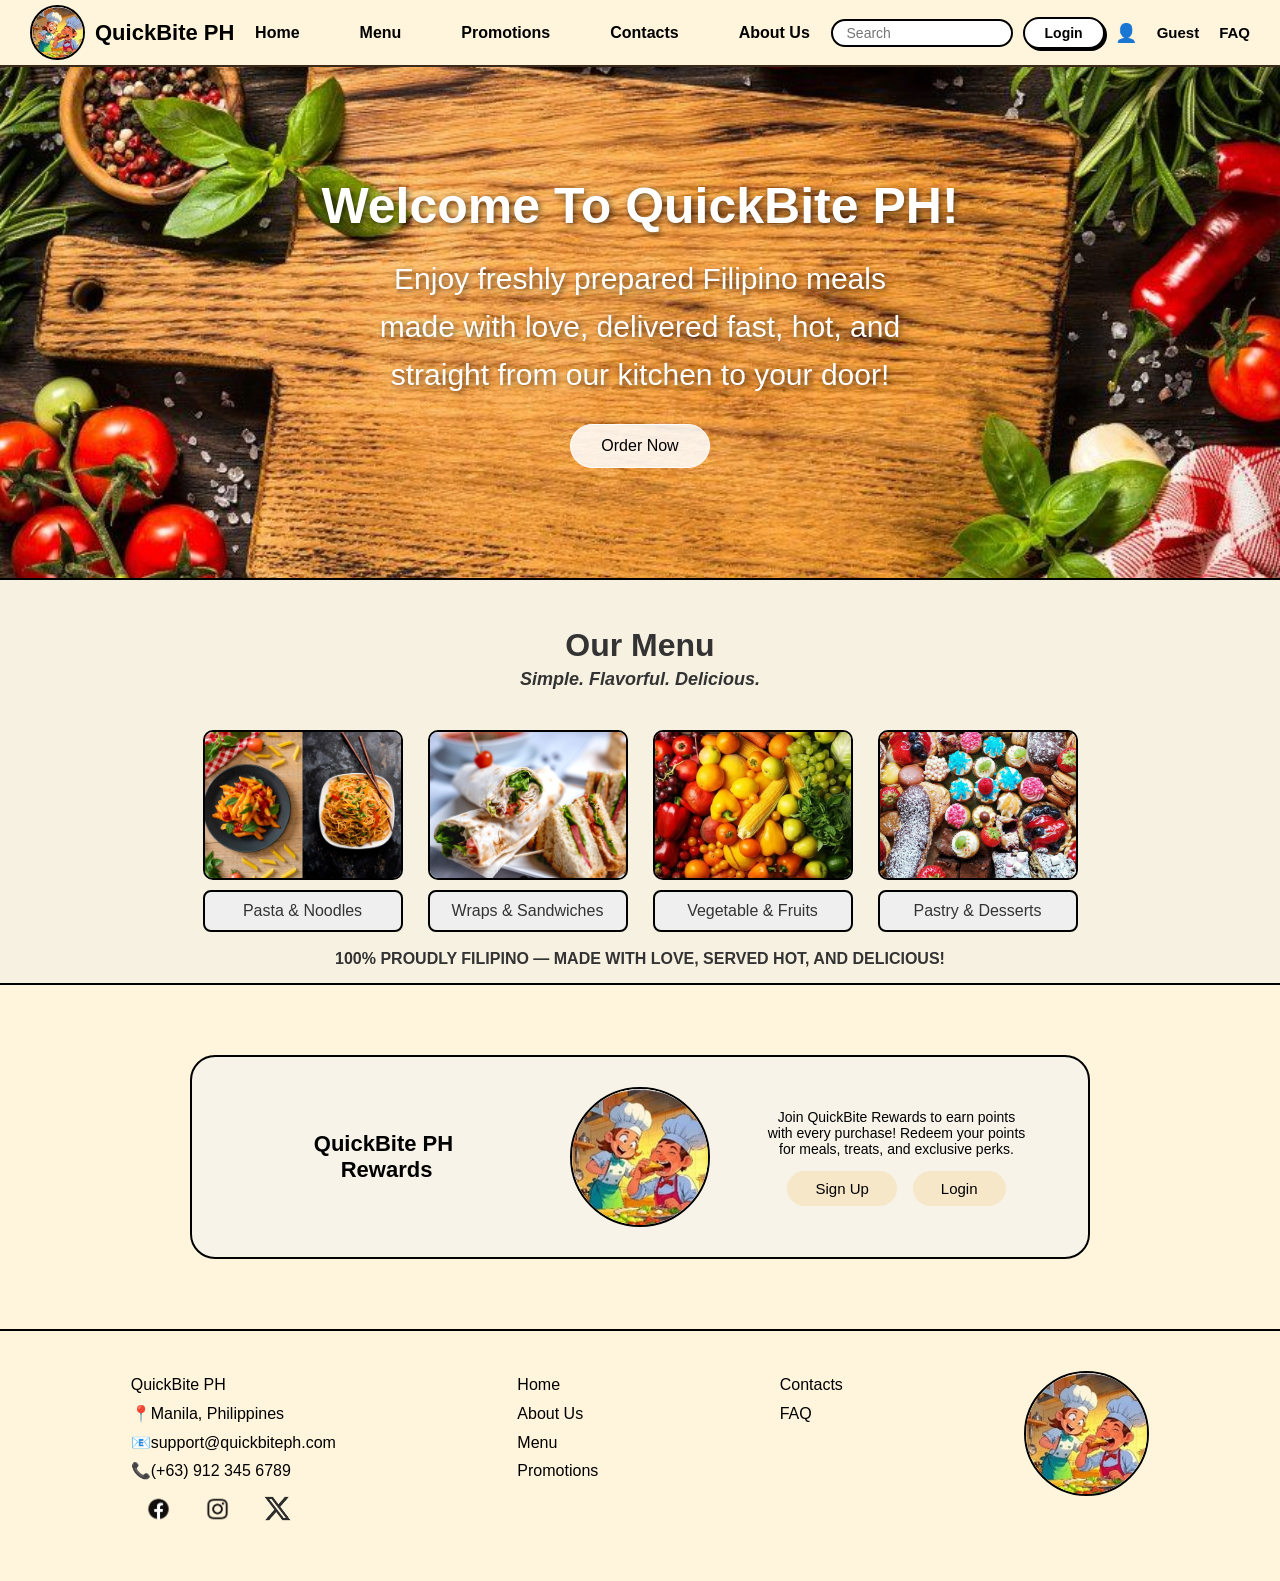
<file: index.html>
<!DOCTYPE html>
<html lang="en">
<head>
    <meta charset="UTF-8">
    <meta name="viewport" content="width=device-width, initial-scale=1.0">
    <title>QuickBite PH</title>
    <link rel="stylesheet" href="style.css">
    
    <style>

/* =========================
   GLOBAL STYLES
========================= */
* {
    margin: 0;
    padding: 0;
    box-sizing: border-box;
    font-family: Arial, sans-serif;
}
        /* Navbar User Section & Dropdown */
        .nav-icons {
            position: relative;
            display: flex;
            align-items: center;
            gap: 15px;
            font-size: 18px;
            cursor: pointer;
        }

        .profile-dropdown {
            position: absolute;
            top: 30px;
            left: -20px;
            background: #fff;
            border: 2px solid #000;
            border-radius: 8px;
            display: none;
            min-width: 140px;
            z-index: 1000;
            box-shadow: 0 4px 12px rgba(0,0,0,0.15);
        }

        .profile-dropdown ul {
            list-style: none;
            padding: 0;
            margin: 0;
        }

        .profile-dropdown li {
            padding: 10px;
            cursor: pointer;
            font-weight: bold;
            font-size: 14px;
            transition: background 0.2s;
            color: black;
        }

        .profile-dropdown li:hover {
            background: #f7f1e1;
        }

        #userName {
            cursor: pointer;
            font-weight: bold;
            font-size: 15px;
            margin-left: 5px;
        }

        /* Login Modal Specific Styles */
        .modal {
            display: none;
            position: fixed;
            top: 0;
            left: 0;
            width: 100%;
            height: 100%;
            background: rgba(0,0,0,0.55);
            justify-content: center;
            align-items: center;
            z-index: 10000;
        }

        .modal-content {
            width: 340px;
            background: white;
            padding: 35px;
            border-radius: 18px;
            position: relative;
            box-shadow: 0 4px 12px rgba(0,0,0,0.2);
            text-align: left;
        }

        .close-btn {
            position: absolute;
            top: 12px;
            right: 15px;
            font-size: 28px;
            font-weight: bold;
            cursor: pointer;
        }

        .modal-logo { text-align: center; }
        .modal-logo img { width: 65px; margin-bottom: 10px; }
        
        .login-form input {
            width: 100%;
            padding: 12px;
            margin-top: 4px;
            border: 1px solid #ddd;
            border-radius: 7px;
            font-size: 14px;
        }

        .error-msg {
            display: none;
            text-align: left;
            color: red;
            font-size: 11px;
            margin-top: 4px;
        }

        .password-box { position: relative; }
        .toggle-password {
            position: absolute;
            right: 10px;
            top: 14px;
            cursor: pointer;
        }

        .login-btn {
            background: #ffffff; 
            border: 2px solid #000; 
            color: #000;
            padding: 6px 20px;
            border-radius: 20px;
            cursor: pointer;
            font-size: 14px;
            font-weight: 700;
            transition: 0.2s;
            box-shadow: 2px 2px 0px #000; 
        }

        .login-btn:hover {
            background: #f0f0f0;
            transform: translate(1px, 1px);
            box-shadow: 1px 1px 0px #000;
        }

        .facebook-btn {
            width: 100%;
            padding: 12px;
            background: #1877F2;
            color: #fff;
            border: none;
            border-radius: 8px;
            margin-bottom: 12px;
            cursor: pointer;
            font-weight: bold;
        }

        .guest-btn {
            width: 100%;
            padding: 12px;
            background: #e0e0e0;
            border: 1px solid #b5b5b5;
            border-radius: 8px;
            cursor: pointer;
            color: #333;
            font-weight: bold;
        }

        .divider-or {
            margin: 18px 0;
            text-align: center;
            font-weight: bold;
        }
        
        .subtitle, .disclaimer, .signup-link, .forgot {
            text-align: center;
        }
    </style>
</head>
<body>

    <nav class="navbar">
        <div class="nav-left">
            <div class="logo-circle">
                <img src="assets/images/Logo/logo.jpg" alt="QuickBite PH Logo">
            </div>
            <div class="brand">QuickBite PH</div>
        </div>

        <ul class="nav-links">
            <li><a href="index.html">Home</a></li>
            <li><a href="menu.html">Menu</a></li>
            <li><a href="promotions.html">Promotions</a></li>
            <li><a href="contacts.html">Contacts</a></li>
            <li><a href="about_us.html">About Us</a></li>
        </ul>

        <div class="nav-right">
            <div class="search-box">
                <input type="text" placeholder="Search">
            </div>
            
            <button class="login-btn">Login</button>
            
            <div class="nav-icons">
                👤 <span id="userName">Guest</span>
                <div class="profile-dropdown" id="profileDropdown">
                    <ul>
                        <li id="myProfile">My Profile</li>
                        <li id="Orders">Orders</li>
                        <li id="logoutBtn">Sign Out</li>
                    </ul>
                </div>
            </div>
            <a href="faq.html" style="text-decoration: none; color: black; font-weight: bold; font-size: 15px; margin-left: 10px;">FAQ</a>
        </div>
    </nav>

    <section class="hero">
        <div class="hero-text">
            <h1>Welcome To QuickBite PH!</h1>
            <p>Enjoy freshly prepared Filipino meals 
            <br>made with love, delivered fast, hot, and 
            <br>straight from our kitchen to your door!</p>
            
            <a href="menu.html" style="text-decoration: none;">
                <button class="order-now" style="cursor: pointer;">Order Now</button>
            </a>

        </div>
        <div class="hero-image">Background Image</div>
    </section>

    <div class="divider"></div>

    <div class="menu-header">
        <h2><br>Our Menu</h2>
    </div>
    <div class="menu-subheader">
        <h3>Simple. Flavorful. Delicious.</h3>
    </div>

    <div class="menu-grid">

        <div class="menu-item">
            <div class="menu-box">
                <img src="assets/images/Pasta&Noodles.jpg" alt="Pasta & Noodles">
            </div>
            <button class="category-btn">Pasta & Noodles</button>
        </div>

        <div class="menu-item">
            <div class="menu-box">
                <img src="assets/images/Wraps&Sandwiches.jpg" alt="Wraps & Sandwiches">
            </div>
            <button class="category-btn">Wraps & Sandwiches</button>
        </div>

        <div class="menu-item">
            <div class="menu-box">
                <img src="assets/images/Fruits&Vegetables.jpg" alt="Vegetable & Fruits">
            </div>
            <button class="category-btn">Vegetable & Fruits</button>
        </div>

        <div class="menu-item">
            <div class="menu-box">
                <img src="assets/images/Desserts.jpg" alt="Desserts">
            </div>
            <button class="category-btn"> Pastry & Desserts</button>
        </div>

    </div>

    <p class="filipino-text">
        <br>100% PROUDLY FILIPINO — MADE WITH LOVE, SERVED HOT, AND DELICIOUS!
    </p>

    <section class="rewards-section">
        <div class="rewards-pill small">
            <div class="rewards-left">
                <div class="rewards-title">QuickBite PH <br>&nbsp;Rewards</div>
            </div>
            <div class="rewards-middle">
                <div class="image-box">
                    <img src="assets/images/Logo/logo.jpg" alt="QuickBite PH Logo">
                </div>
            </div>
            <div class="rewards-right">
                <p class="rewards-text">
                    Join QuickBite Rewards to earn points with every purchase! Redeem your points for meals, treats, and exclusive perks.
                </p>
                <div class="reward-links">
                    <a href="#">Sign Up</a>
                    <a href="#">Login</a>
                </div>
            </div>
        </div>
    </section>

    <footer class="footer">
        <div class="footer-col">
            <p> QuickBite PH </p>
            <p>📍Manila, Philippines</p>
            <p>📧support@quickbiteph.com</p>
            <p>📞(+63) 912 345 6789</p>

            <div class="social-links">
                <a href="https://www.facebook.com/elijahart0" target="_blank">
                    <img src="assets/images/facebook.png" alt="Facebook Icon">
                </a>
                <a href="https://www.instagram.com/elijah_art0724/" target="_blank">
                    <img src="assets/images/instagram.png" alt="Instagram Icon">
                </a>
                <a href="https://x.com/elijah_hart0" target="_blank">
                    <img src="assets/images/twitter.png" alt="Twitter Icon">
                </a>
            </div>
        </div>

        <div class="footer-col">
            <p><a href="index.html" style="text-decoration: none; color: inherit;">Home</a></p>
            <p><a href="about_us.html" style="text-decoration: none; color: inherit;">About Us</a></p>
            <p><a href="menu.html" style="text-decoration: none; color: inherit;">Menu</a></p>
            <p><a href="promotions.html" style="text-decoration: none; color: inherit;">Promotions</a></p>
    </div>

        <div class="footer-col">
            <p><a href="contacts.html" style="text-decoration: none; color: inherit;">Contacts</a></p>
            <p><a href="faq.html" style="text-decoration: none; color: inherit;">FAQ</a></p>
    </div>

        <div class="footer-logo">
            <img src="assets/images/Logo/logo.jpg" alt="QuickBite PH Logo">
        </div>
    </footer>

    <div id="loginModal" class="modal">
        <div class="modal-content">

            <span class="close-btn">&times;</span>

            <div class="modal-logo">
                <img src="assets/images/Logo/logo.jpg" alt="QuickBite PH Logo">
            </div>

            <h2>Welcome Back!</h2>
            <p class="subtitle">Sign in to your account.</p>

            <form class="login-form">

                <div class="input-group">
                    <input type="text" id="emailInput" placeholder="Email">
                    <span class="error-msg" id="emailError"> This field cannot be blank.</span>
                </div>

                <div class="input-group password-box">
                    <input type="password" id="passwordInput" placeholder="Password">
                    <span class="toggle-password">👁️</span>
                </div>

                <a href="#" class="forgot">Forgot your Password?</a>

                <button type="button" class="login-btn-modal">Log In</button>

                <div class="divider-or"><span>OR</span></div>

                <button type="button" class="facebook-btn">Log in with Facebook</button>

                <button type="button" class="guest-btn" id="guestBtn">Continue as Guest</button>

            </form>

            <p class="disclaimer">
                By continuing, you agree to our updated 
                <a href="#">Terms & Conditions</a> and 
                <a href="#">Privacy Policy</a>.
            </p>
            <p class="signup-link">Sign Up Here!</p>

        </div>
    </div>

    <script>
        /* SEARCH BOX */
        const searchBox = document.querySelector(".search-box input");
        searchBox.addEventListener("focus", () => searchBox.style.background = "#fff");
        searchBox.addEventListener("blur", () => searchBox.style.background = "transparent");

        /* ELEMENTS */
        const loginBtnNavbar = document.querySelector(".login-btn");
        const loginModal = document.getElementById("loginModal");
        const closeBtn = document.querySelector(".close-btn");

        const emailInput = document.getElementById("emailInput");
        const emailError = document.getElementById("emailError");
        const passwordInput = document.getElementById("passwordInput");
        const togglePassword = document.querySelector(".toggle-password");

        const loginButton = document.querySelector(".login-btn-modal");
        const userNameDisplay = document.getElementById("userName");
        const guestBtn = document.getElementById("guestBtn");

        const profileDropdown = document.getElementById("profileDropdown");
        const logoutBtn = document.getElementById("logoutBtn");
        const userNameSpan = document.getElementById("userName");
        const myProfile = document.getElementById("myProfile");
        const myOrders = document.getElementById("myOrders");

        /* 🔥 RESET LOGIN FORM (IMPORTANT) */
        function resetLoginForm() {
            emailInput.value = "";
            passwordInput.value = "";
            emailError.style.display = "none";
            loginButton.classList.remove("active");
        }

        /* OPEN LOGIN MODAL */
        loginBtnNavbar.addEventListener("click", () => {
            resetLoginForm(); 
            loginModal.style.display = "flex";
        });

        /* CLOSE LOGIN MODAL */
        closeBtn.addEventListener("click", () => {
            resetLoginForm(); 
            loginModal.style.display = "none";
        });

        window.addEventListener("click", (e) => {
            if (e.target === loginModal) {
                resetLoginForm(); 
                loginModal.style.display = "none";
            }
        });

        /* EMAIL VALIDATION */
        emailInput.addEventListener("blur", () => {
            emailError.style.display = emailInput.value.trim() === "" ? "block" : "none";
        });

        /* TOGGLE PASSWORD */
        togglePassword.addEventListener("click", () => {
            passwordInput.type =
                passwordInput.type === "password" ? "text" : "password";
        });

        /* ENABLE / DISABLE LOGIN BUTTON */
        function updateLoginButton() {
            if (emailInput.value.trim() && passwordInput.value.trim()) {
                loginButton.classList.add("active");
            } else {
                loginButton.classList.remove("active");
            }
        }
        emailInput.addEventListener("input", updateLoginButton);
        passwordInput.addEventListener("input", updateLoginButton);

        /* UPDATE NAVBAR */
        function updateNavbar(user) {
            if (!user || user.role === "guest") {
                userNameDisplay.textContent = "Guest";
                loginBtnNavbar.style.display = "inline-block";
            } else {
                userNameDisplay.textContent = user.name;
                loginBtnNavbar.style.display = "none";
            }
        }

        /* LOGIN */
        loginButton.addEventListener("click", () => {
            const email = emailInput.value.trim();
            const password = passwordInput.value.trim();

            if (!email || !password) {
                emailError.style.display = "block";
                return;
            }

            let name = email.split("@")[0];
            name = name.charAt(0).toUpperCase() + name.slice(1);

            const user = { name, role: "user" };
            localStorage.setItem("quickbiteUser", JSON.stringify(user));

            updateNavbar(user);
            resetLoginForm(); 
            loginModal.style.display = "none";
        });

        /* CONTINUE AS GUEST */
        guestBtn.addEventListener("click", () => {
            const guestUser = { name: "Guest", role: "guest" };
            localStorage.setItem("quickbiteUser", JSON.stringify(guestUser));

            updateNavbar(guestUser);
            resetLoginForm(); 
            loginModal.style.display = "none";
        });

        /* LOAD SAVED USER */
        const savedUser = JSON.parse(localStorage.getItem("quickbiteUser"));
        updateNavbar(savedUser);

        /* PROFILE DROPDOWN TOGGLE */
        userNameSpan.addEventListener("click", () => {
            const currentUser = JSON.parse(localStorage.getItem("quickbiteUser"));
            
            if (currentUser && currentUser.role === "user") {
                profileDropdown.style.display =
                    profileDropdown.style.display === "block" ? "none" : "block";
            }
        });

        // Close dropdown if clicked outside
        window.addEventListener("click", (e) => {
            if (!userNameSpan.contains(e.target) && !profileDropdown.contains(e.target)) {
                profileDropdown.style.display = "none";
            }
        });

        /* LOGOUT */
        logoutBtn.addEventListener("click", () => {
            localStorage.removeItem("quickbiteUser");
            updateNavbar(null);
            resetLoginForm(); 
            profileDropdown.style.display = "none";
        });

        /* DUMMY LINKS */
        myProfile.addEventListener("click", () => {
            alert("My Profile clicked!");
            profileDropdown.style.display = "none";
        });

        myOrders.addEventListener("click", () => {
            alert("Orders clicked!");
            profileDropdown.style.display = "none";
        });
    </script>
</body>
</html>
</file>
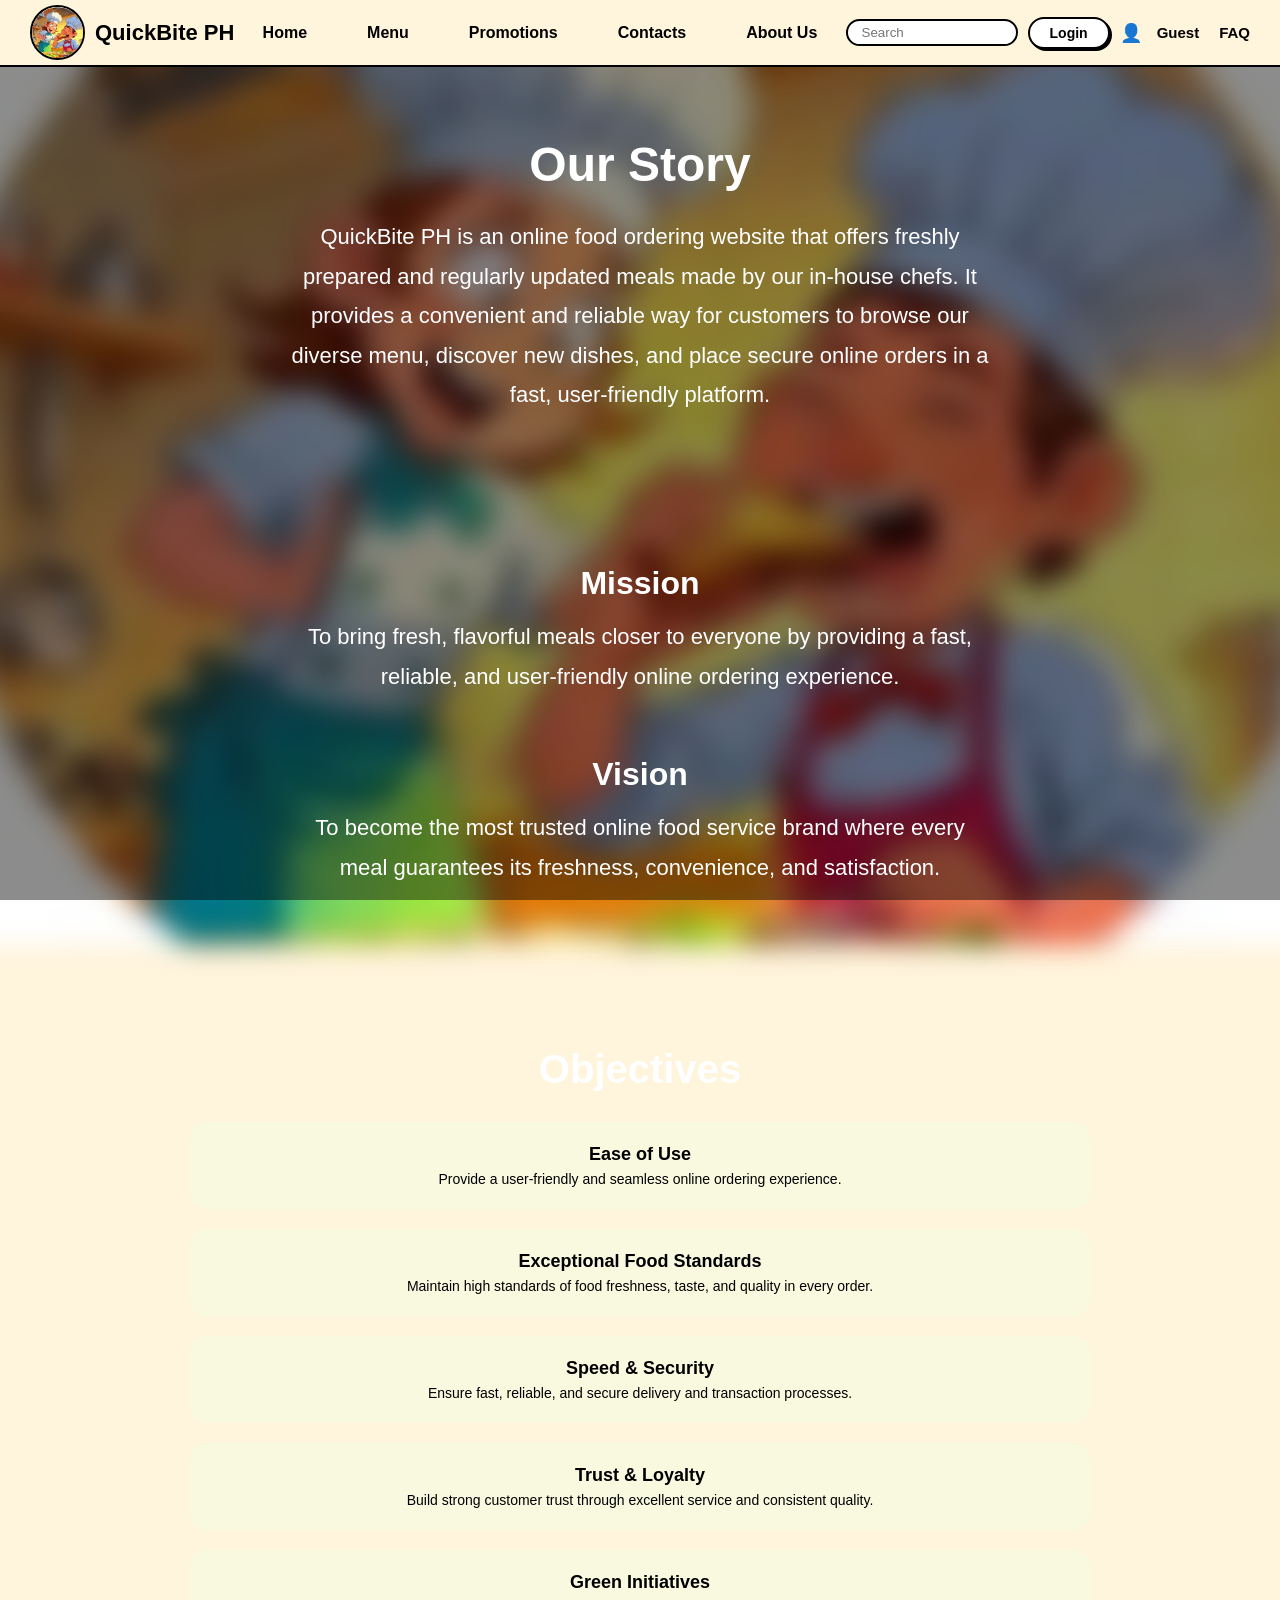
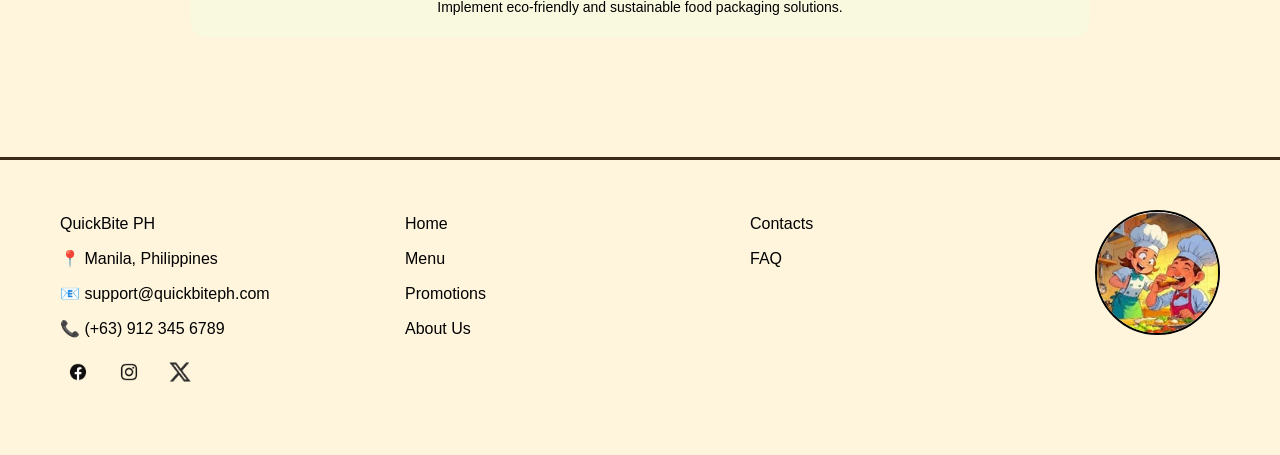
<file: about_us.html>
<!DOCTYPE html>
<html lang="en">
<head>
  <meta charset="UTF-8">
  <meta name="viewport" content="width=device-width, initial-scale=1.0">
  <title>QuickBite PH - About Us</title>
  <link rel="stylesheet" href="https://cdnjs.cloudflare.com/ajax/libs/font-awesome/6.5.0/css/all.min.css">
  
<style>
    /* ================= GLOBAL ================= */
    * {
      margin: 0;
      padding: 0;
      box-sizing: border-box;
      font-family: Arial, sans-serif;
    }

    body {
      background: #fff4dc;
      color: #000;
    }

    /* ================= NAVBAR ================= */
    .navbar {
      width: 100%;
      background: #fff4dc;
      padding: 5px 30px;
      display: flex;
      justify-content: space-between;
      align-items: center;
      border-bottom: 2px solid #000;
      position: relative;
      z-index: 1001; 
    }

    .nav-left {
      display: flex;
      align-items: center;
      gap: 10px;
    }

    .logo-circle {
      width: 55px;
      height: 55px;
      border-radius: 50%;
      border: 2px solid black;
      overflow: hidden;
      display: flex;
      align-items: center;
      justify-content: center;
    }

    .logo-circle img {
      width: 100%;
      height: 100%;
      object-fit: cover;
    }

    .brand {
      font-size: 22px;
      font-weight: bold;
    }

    .nav-links {
      list-style: none;
      display: flex;
      gap: 30px;
    }

    .nav-links a {
      text-decoration: none;
      color: black;
      font-size: 16px;
      font-weight: 600;
      padding: 10px 15px;
      transition: 0.2s ease;
    }

    .nav-links a:hover {
      color: #444;
      transform: scale(1.1);
    }

    /* ================= LOGIN & DROPDOWN STYLES ================= */
    .nav-right {
      display: flex;
      align-items: center;
      gap: 10px;
    }

    .search-box {
      display: flex;
      align-items: center;
      background: #fff;
      padding: 4px 14px;
      border-radius: 999px;
      border: 2px solid #000;
      transition: 0.2s ease;
    }

    .search-box input {
      border: none;
      outline: none;
      width: 140px;
    }

    .login-btn {
      background: #ffffff;
      border: 2px solid #000;
      color: #000;
      padding: 6px 20px;
      border-radius: 20px;
      cursor: pointer;
      font-size: 14px;
      font-weight: 700;
      transition: 0.2s;
      box-shadow: 2px 2px 0px #000;
    }

    .login-btn:hover {
            background: #f0f0f0;
            transform: translate(1px, 1px);
            box-shadow: 1px 1px 0px #000;
        }

    .nav-icons {
      font-size: 18px;
      cursor: pointer;
      display: flex;
      gap: 10px;
      align-items: center;
      position: relative;
    }

    #userName {
      font-weight: bold;
      font-size: 15px;
      margin-left: 5px;
    }

    /* Dropdown Menu */
    .profile-dropdown {
        position: absolute;
        top: 40px;
        left: -20px;
        background: #fff;
        border: 2px solid #000;
        border-radius: 8px;
        display: none;
        min-width: 140px;
        z-index: 2000; 
        box-shadow: 0 4px 12px rgba(0,0,0,0.15);
    }

    .profile-dropdown ul {
        list-style: none;
        padding: 0;
        margin: 0;
    }

    .profile-dropdown li {
        padding: 10px;
        cursor: pointer;
        font-weight: bold;
        font-size: 14px;
        transition: background 0.2s;
        color: black;
        text-align: left;
    }

    .profile-dropdown li:hover {
        background: #f7f1e1;
    }

    /* ================= LOGIN MODAL STYLES ================= */
    .modal {
        display: none;
        position: fixed;
        top: 0;
        left: 0;
        width: 100%;
        height: 100%;
        background: rgba(0,0,0,0.55);
        justify-content: center;
        align-items: center;
        z-index: 10000;
    }

    .modal-content {
        width: 340px;
        background: white;
        padding: 35px;
        border-radius: 18px;
        position: relative;
        box-shadow: 0 4px 12px rgba(0,0,0,0.2);
        text-align: left;
    }

    .modal-logo,
    .modal-content h2,
    .subtitle,
    .divider-or,
    .disclaimer,
    .signup-link {
        text-align: center;
    }

    .close-btn {
        position: absolute;
        top: 12px;
        right: 15px;
        font-size: 28px;
        font-weight: bold;
        cursor: pointer;
    }

    .modal-logo img {
        width: 65px;
        margin-bottom: 10px;
    }

    .subtitle {
        color: #444;
        margin-bottom: 20px;
        font-size: 14px;
    }

    .login-form input {
        width: 100%;
        padding: 12px;
        margin-top: 4px;
        border: 1px solid #ddd;
        border-radius: 7px;
        font-size: 14px;
    }

    .error-msg {
        display: none;
        text-align: left;
        color: red;
        font-size: 11px;
        margin-top: 4px;
    }

    .password-box {
        position: relative;
    }

    .toggle-password {
        position: absolute;
        right: 10px;
        top: 14px;
        cursor: pointer;
    }

    .forgot {
        display: block;
        text-align: center;
        font-size: 13px;
        color: #0066ff;
        margin: 8px 0 15px;
        cursor: pointer;
        text-decoration: none;
    }

    .login-btn-modal {
        width: 100%;
        padding: 12px;
        border-radius: 8px;
        border: none;
        background: #e3e3e3;
        color: #8a8a8a;
        font-weight: bold;
        cursor: not-allowed;
        margin-bottom: 15px;
        margin-top: 15px;
    }

    .login-btn-modal.active {
        background: #000 !important;
        color: #fff !important;
        cursor: pointer !important;
    }

    .divider-or {
        margin: 18px 0;
        font-weight: bold;
    }

    .facebook-btn {
        width: 100%;
        padding: 12px;
        background: #1877F2;
        color: #fff;
        border: none;
        border-radius: 8px;
        margin-bottom: 12px;
        cursor: pointer;
        font-weight: bold;
    }

    .guest-btn {
        width: 100%;
        padding: 12px;
        background: #e0e0e0;
        border: 1px solid #b5b5b5;
        border-radius: 8px;
        cursor: pointer;
        color: #333;
        font-weight: bold;
    }

    .disclaimer {
        margin-top: 10px;
        font-size: 14px;
        color: #666;
    }

    .disclaimer a {
        color: black;
        font-weight: bold;
        text-decoration: underline;
    }

    .signup-link {
        margin-top: 8px;
        font-size: 14px;
        color: #0066ff;
        text-align: center;
        cursor: pointer;
        text-decoration: underline;
    }

    /* ================= PAGE BACKGROUND ================= */
    .page-background {
      position: relative;
      overflow: hidden;
    }

    .page-background::before {
      content: "";
      position: fixed;
      inset: 0;
       background-image: url("assets/images/Logo/logo.jpg");
      background-size: cover;
      background-position: center;
      filter: blur(12px);
      transform: scale(1.1);
      z-index: -2;
    }

    .page-background::after {
      content: "";
      position: fixed;
      inset: 0;
      background: rgba(0,0,0,0.45);
      z-index: -1;
    }

    /* ================= STORY ================= */
    .story-section {
      padding: 70px;
      text-align: center;
      color: white; 
    }

    .story-text {
      max-width: 700px;
      margin: auto;
    }

    .story-text h1 {
      font-size: 48px;
      margin-bottom: 25px;
    }

    .story-text p {
      font-size: 22px; 
      line-height: 1.8;
    }

    /* ================= MISSION & VISION ================= */
    .about-features {
      padding: 80px;
      display: flex;
      flex-direction: column;
      gap: 60px;
      text-align: center;
      color: white; 
    }

    .feature-text {
      max-width: 700px;
      margin: auto;
    }

    .feature-text h2 {
      font-size: 32px;
      margin-bottom: 15px;
    }

    .feature-text p {
      font-size: 22px;
      line-height: 1.8;
    }


    /* ================= OBJECTIVES ================= */
    .objective-section {
      padding: 80px 60px;
      color: #fff;
    }

    .objective-container {
      max-width: 900px;
      margin: auto;
      text-align: center;
    }

    .objective-title {
      font-size: 40px;
      margin-bottom: 30px;
    }

    .objective-cards {
      display: flex;
      flex-direction: column;
      gap: 20px;
    }

    .objective-card {
      display: flex;
      align-items: center;
      gap: 30px;
      padding: 22px;
      border-radius: 16px;
      background: #f9f9e0;
      color: #000;
      opacity: 0;
      transform: translateY(20px);
      transition: 0.6s ease;
    }

    .objective-icon {
      font-size: 28px;
      color: #3b1f14;
      display: block; 
    }

    .objective-text h4 {
      font-size: 18px;
      margin-bottom: 6px;
    }

    .objective-text p {
      font-size: 14px;
    }
  
    .objective-text {
      text-align: center;
      flex: 1;
    }

    /* ================= STANDARD FOOTER CSS ================= */
    .footer {
        margin-top: 40px;
        padding: 50px 60px;
        background: #fff4dc;
        display: flex;
        justify-content: space-between;
        align-items: flex-start;
        flex-wrap: wrap;
        border-top: 3px solid #3b2a1a;
    }

    .footer-col {
        min-width: 220px;
        line-height: 1.8;
    }

    .footer-col a,
    .footer-col p {
        font-size: 16px;
        color: #000;
        text-decoration: none;
        display: block;
        margin-bottom: 6px;
    }

    /* Social Icons Styling */
    .social-links {
        display: flex;
        gap: 15px;
        margin-top: 10px;
    }

    .social-links img {
        width: 36px;
        height: 36px;
        object-fit: contain;
    }

    .footer-logo {
        width: 125px;
        height: 125px;
        border-radius: 50%;
        border: 2px solid black;
        overflow: hidden;
        display: flex;
        justify-content: center;
        align-items: center;
    }

    .footer-logo img {
        width: 100%;
        height: 100%;
        object-fit: cover;
    }

    @media (max-width: 768px) {
      .objective-card {
        flex-direction: column;
        text-align: center;
      }

      .about-features {
        padding: 50px 30px;
      }
    }
  </style>

</head>

<body>

  <nav class="navbar">
    <div class="nav-left">
      <div class="logo-circle">
        <img src="assets/images/Logo/logo.jpg" alt="QuickBite PH Logo">
      </div>
      <div class="brand">QuickBite PH</div>
    </div>

    <ul class="nav-links">
        <li><a href="index.html">Home</a></li>
        <li><a href="menu.html">Menu</a></li>
        <li><a href="promotions.html">Promotions</a></li>
        <li><a href="contacts.html">Contacts</a></li>
        <li><a href="about_us.html" class="active">About Us</a></li>
    </ul>

    <div class="nav-right">
        <div class="search-box">
            <input type="text" placeholder="Search">
        </div>
        
        <button class="login-btn">Login</button>
        
        <div class="nav-icons">
            👤 <span id="userName">Guest</span>
            <div class="profile-dropdown" id="profileDropdown">
                <ul>
                    <li id="myProfile">My Profile</li>
                    <li id="myOrders">Orders</li>
                    <li id="logoutBtn">Sign Out</li>
                </ul>
            </div>
        </div>
        <a href="faq.html" style="text-decoration: none; color: black; font-weight: bold; font-size: 15px; margin-left: 10px;">FAQ</a>
    </div>
  </nav>


  <div class="page-background">

    <section class="story-section">
      <div class="story-text">
        <h1>Our Story</h1>
        <p>
          QuickBite PH is an online food ordering website that offers freshly prepared and regularly updated meals made by our in-house chefs. 
          It provides a convenient and reliable way for customers to browse our diverse menu, discover new dishes, and place secure online orders in a fast, user-friendly platform.
        </p>
      </div>
    </section>

    <section class="about-features">
      <div class="feature-text">
        <h2>Mission</h2>
        <p>To bring fresh, flavorful meals closer to everyone by providing a fast, reliable, and user-friendly online ordering experience.</p>
      </div>

      <div class="feature-text">
        <h2>Vision</h2>
        <p>To become the most trusted online food service brand where every meal guarantees its freshness, convenience, and satisfaction.</p>
      </div>
    </section>

    <section class="objective-section">
      <div class="objective-container">
        <h1 class="objective-title">Objectives</h1>
        <div class="objective-cards">
          <div class="objective-card first">
          
            <div class="objective-text">
              <h4>Ease of Use</h4>
              <p>Provide a user-friendly and seamless online ordering experience.</p>
            </div>
          </div>

          <div class="objective-card second">
            
            <div class="objective-text">
              <h4>Exceptional Food Standards</h4>
              <p>Maintain high standards of food freshness, taste, and quality in every order.</p>
            </div>
          </div>

          <div class="objective-card third">
            
            <div class="objective-text">
              <h4>Speed & Security</h4>
              <p>Ensure fast, reliable, and secure delivery and transaction processes.</p>
            </div>
          </div>

          <div class="objective-card fourth">
            <div class="objective-text">
              <h4>Trust & Loyalty</h4>
              <p>Build strong customer trust through excellent service and consistent quality.</p>
            </div>
          </div>

          <div class="objective-card fifth">
            <div class="objective-text">
              <h4>Green Initiatives</h4>
              <p>Implement eco-friendly and sustainable food packaging solutions.</p>
            </div>
          </div>
        </div>
      </div>
    </section>

  </div>

  <footer class="footer">
    <div class="footer-col">
        <p>QuickBite PH</p>
        <p>📍 Manila, Philippines</p>
        <p>📧 support@quickbiteph.com</p>
        <p>📞 (+63) 912 345 6789</p>

        <div class="social-links">
            <a href="https://www.facebook.com/elijahart0" target="_blank">
                <img src="assets/images/facebook.png" alt="Facebook" onerror="this.src='image/facebook.png'">
            </a>
            <a href="https://www.instagram.com/elijah_art0724/" target="_blank">
                <img src="assets/images/instagram.png" alt="Instagram" onerror="this.src='image/instagram.png'">
            </a>
            <a href="https://x.com/elijah_hart0" target="_blank">
                <img src="assets/images/twitter.png" alt="Twitter" onerror="this.src='image/twitter.png'">
            </a>
        </div>
    </div>

    <div class="footer-col">
        <a href="index.html">Home</a>
        <a href="menu.html">Menu</a>
        <a href="promotions.html">Promotions</a>
        <a href="about_us.html">About Us</a>
    </div>

    <div class="footer-col">
        <a href="contacts.html">Contacts</a>
        <a href="faq.html">FAQ</a>
    </div>

    <div class="footer-logo">
        <img src="assets/images/Logo/logo.jpg" alt="QuickBite PH Logo">
    </div>
  </footer>


<div id="loginModal" class="modal">
    <div class="modal-content">

        <span class="close-btn">&times;</span>

        <div class="modal-logo">
            <img src="assets/images/Logo/logo.jpg" alt="QuickBite PH Logo">
        </div>

        <h2>Welcome Back!</h2>
        <p class="subtitle">Sign in to your account.</p>

        <form class="login-form">

            <div class="input-group">
                <input type="text" id="emailInput" placeholder="Email">
                <span class="error-msg" id="emailError"> This field cannot be blank.</span>
            </div>

            <div class="input-group password-box">
                <input type="password" id="passwordInput" placeholder="Password">
                <span class="toggle-password">👁️</span>
            </div>

            <a href="#" class="forgot">Forgot your Password?</a>

            <button type="button" class="login-btn-modal">Log In</button>

            <div class="divider-or"><span>OR</span></div>

            <button type="button" class="facebook-btn">Log in with Facebook</button>

            <button type="button" class="guest-btn" id="guestBtn">Continue as Guest</button>

        </form>

        <p class="disclaimer">
            By continuing, you agree to our updated 
            <a href="#">Terms & Conditions</a> and 
            <a href="#">Privacy Policy</a>.
        </p>
        <p class="signup-link">Sign Up Here!</p>

    </div>
</div>

<script>
    /* ================= OBJECTIVE CARD ANIMATION (Your Original Script) ================= */
    window.onload = () => {
      document.querySelectorAll(".objective-card").forEach((card, i) => {
        setTimeout(() => {
          card.style.opacity = 1;
          card.style.transform = "translateY(0)";
        }, i * 150);
      });
      
      /* Initialize navbar state after load */
      const savedUser = JSON.parse(localStorage.getItem("quickbiteUser"));
      updateNavbar(savedUser);
    };

    /* ================= LOGIN SYSTEM LOGIC (Imported) ================= */
    
    /* SEARCH BOX */
    const searchBox = document.querySelector(".search-box input");
    if(searchBox){
        searchBox.addEventListener("focus", () => searchBox.style.background = "#fff");
        searchBox.addEventListener("blur", () => searchBox.style.background = "transparent");
    }

    /* ELEMENTS */
    const loginBtnNavbar = document.querySelector(".login-btn");
    const loginModal = document.getElementById("loginModal");
    const closeBtn = document.querySelector(".close-btn");

    const emailInput = document.getElementById("emailInput");
    const emailError = document.getElementById("emailError");
    const passwordInput = document.getElementById("passwordInput");
    const togglePassword = document.querySelector(".toggle-password");

    const loginButton = document.querySelector(".login-btn-modal");
    const userNameDisplay = document.getElementById("userName");
    const guestBtn = document.getElementById("guestBtn");

    const profileDropdown = document.getElementById("profileDropdown");
    const logoutBtn = document.getElementById("logoutBtn");
    const userNameSpan = document.getElementById("userName");
    const myProfile = document.getElementById("myProfile");
    const myOrders = document.getElementById("myOrders");

    /* 🔥 RESET LOGIN FORM */
    function resetLoginForm() {
        emailInput.value = "";
        passwordInput.value = "";
        emailError.style.display = "none";
        loginButton.classList.remove("active");
    }

    /* OPEN LOGIN MODAL */
    if(loginBtnNavbar) {
        loginBtnNavbar.addEventListener("click", () => {
            resetLoginForm(); 
            loginModal.style.display = "flex";
        });
    }

    /* CLOSE LOGIN MODAL */
    if(closeBtn) {
        closeBtn.addEventListener("click", () => {
            resetLoginForm(); 
            loginModal.style.display = "none";
        });
    }

    window.addEventListener("click", (e) => {
        if (e.target === loginModal) {
            resetLoginForm(); 
            loginModal.style.display = "none";
        }
    });

    /* EMAIL VALIDATION */
    if(emailInput) {
        emailInput.addEventListener("blur", () => {
            emailError.style.display = emailInput.value.trim() === "" ? "block" : "none";
        });
        emailInput.addEventListener("input", updateLoginButton);
    }

    /* TOGGLE PASSWORD */
    if(togglePassword) {
        togglePassword.addEventListener("click", () => {
            passwordInput.type =
                passwordInput.type === "password" ? "text" : "password";
        });
    }

    /* ENABLE / DISABLE LOGIN BUTTON */
    function updateLoginButton() {
        if (emailInput.value.trim() && passwordInput.value.trim()) {
            loginButton.classList.add("active");
        } else {
            loginButton.classList.remove("active");
        }
    }
    
    if(passwordInput) {
        passwordInput.addEventListener("input", updateLoginButton);
    }

    /* UPDATE NAVBAR */
    function updateNavbar(user) {
        if (!user || user.role === "guest") {
            userNameDisplay.textContent = "Guest";
            loginBtnNavbar.style.display = "inline-block";
        } else {
            userNameDisplay.textContent = user.name;
            loginBtnNavbar.style.display = "none";
        }
    }

    /* LOGIN */
    if(loginButton) {
        loginButton.addEventListener("click", () => {
            const email = emailInput.value.trim();
            const password = passwordInput.value.trim();

            if (!email || !password) {
                emailError.style.display = "block";
                return;
            }

            let name = email.split("@")[0];
            name = name.charAt(0).toUpperCase() + name.slice(1);

            const user = { name, role: "user" };
            localStorage.setItem("quickbiteUser", JSON.stringify(user));

            updateNavbar(user);
            resetLoginForm(); 
            loginModal.style.display = "none";
        });
    }

    /* CONTINUE AS GUEST */
    if(guestBtn) {
        guestBtn.addEventListener("click", () => {
            const guestUser = { name: "Guest", role: "guest" };
            localStorage.setItem("quickbiteUser", JSON.stringify(guestUser));

            updateNavbar(guestUser);
            resetLoginForm(); 
            loginModal.style.display = "none";
        });
    }

    /* PROFILE DROPDOWN TOGGLE */
    if(userNameSpan) {
        userNameSpan.addEventListener("click", (e) => {
            e.stopPropagation(); 
            const currentUser = JSON.parse(localStorage.getItem("quickbiteUser"));
            
            if (currentUser && currentUser.role === "user") {
                profileDropdown.style.display =
                    profileDropdown.style.display === "block" ? "none" : "block";
            }
        });
    }

    // Close dropdown if clicked outside
    window.addEventListener("click", (e) => {
        if (profileDropdown && userNameSpan && !userNameSpan.contains(e.target) && !profileDropdown.contains(e.target)) {
            profileDropdown.style.display = "none";
        }
    });

    /* LOGOUT */
    if(logoutBtn) {
        logoutBtn.addEventListener("click", () => {
            localStorage.removeItem("quickbiteUser");
            updateNavbar(null);
            resetLoginForm(); 
            profileDropdown.style.display = "none";
        });
    }

    /* DUMMY LINKS */
    if(myProfile) {
        myProfile.addEventListener("click", () => {
            alert("My Profile clicked!");
            profileDropdown.style.display = "none";
        });
    }

    if(myOrders) {
        myOrders.addEventListener("click", () => {
            alert("Orders clicked!");
            profileDropdown.style.display = "none";
        });
    }
</script>

</body>
</html>
</file>
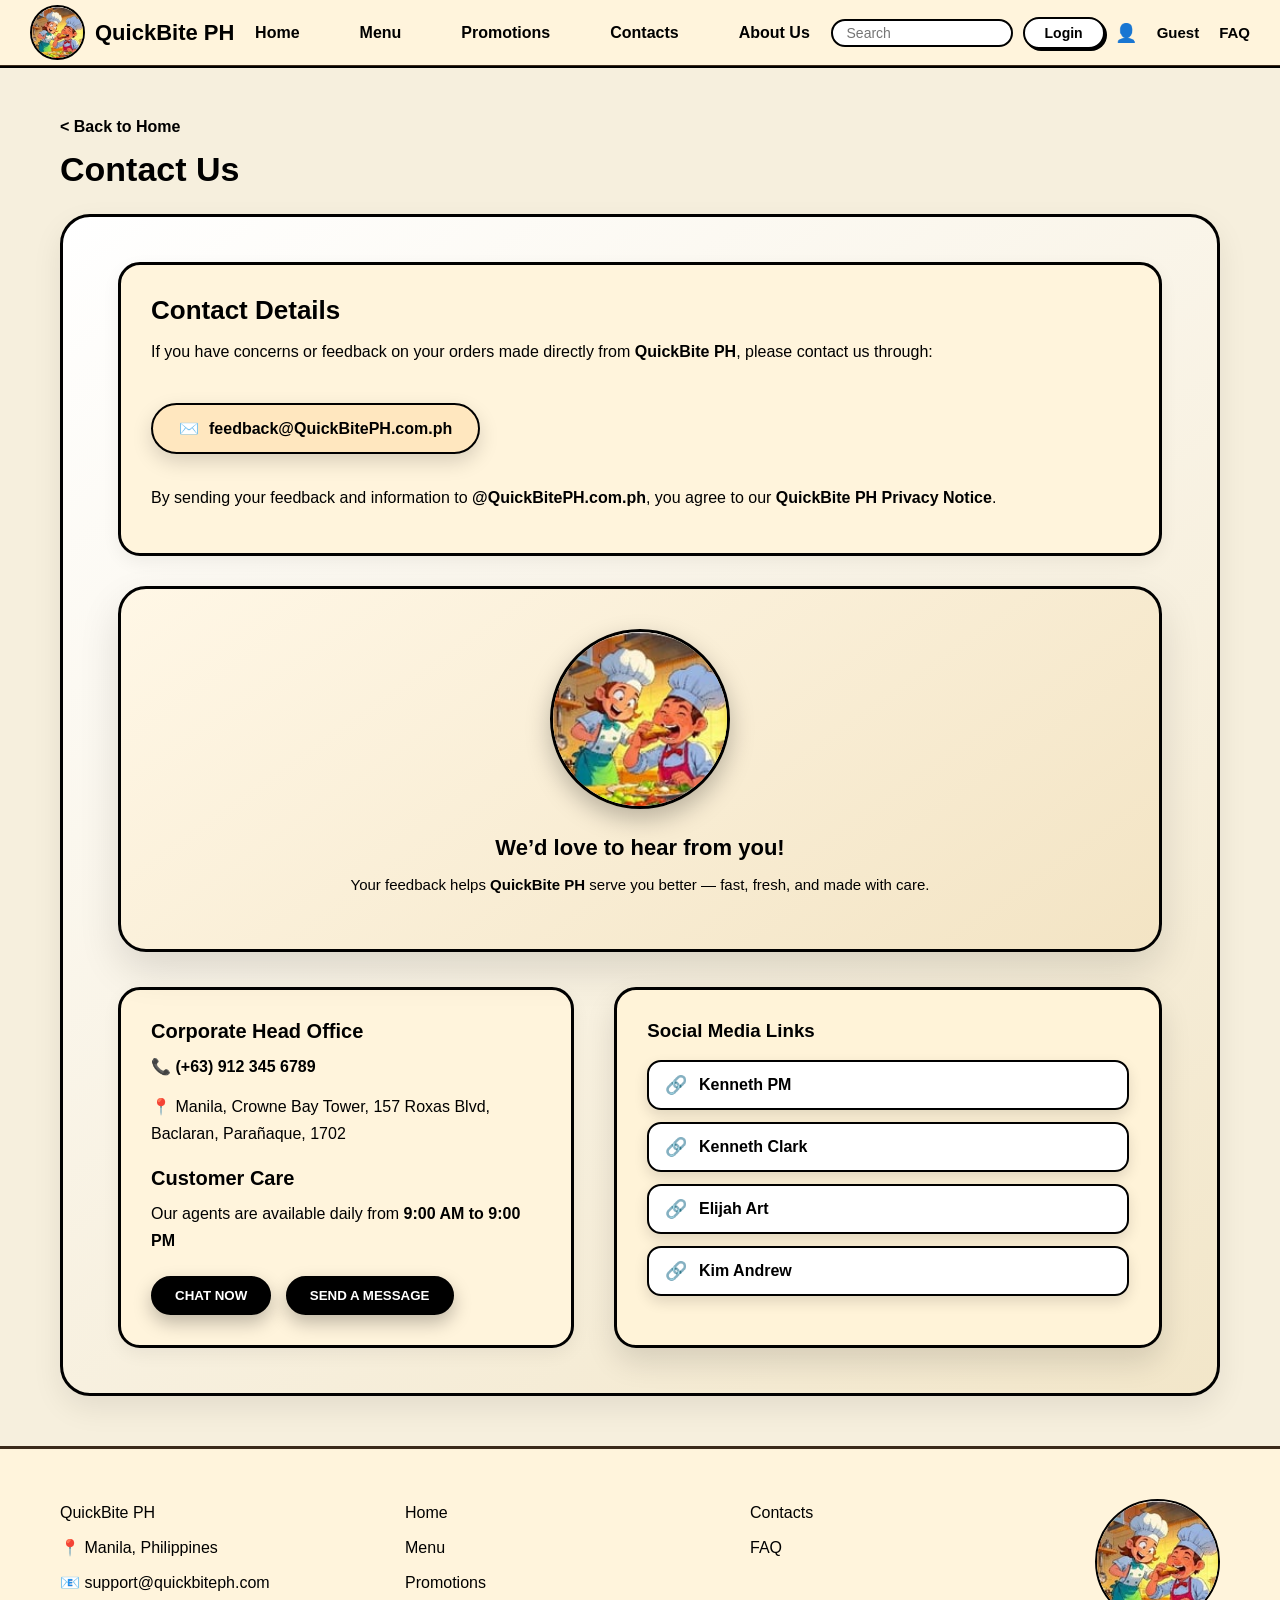
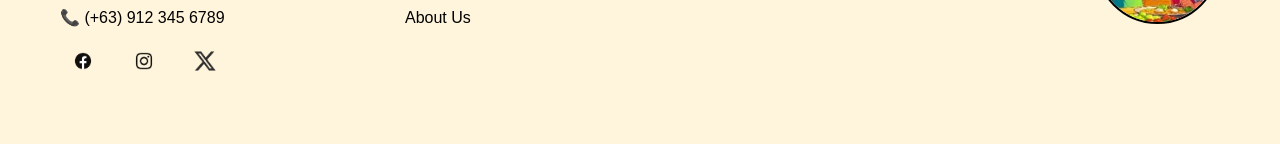
<file: contacts.html>
<!DOCTYPE html>
<html lang="en">
<head>
    <meta charset="UTF-8">
    <title>Contacts | QuickBite PH</title>
    <meta name="viewport" content="width=device-width, initial-scale=1.0">
    <link rel="stylesheet" href="style.css">

    <script>
    /* EXISTING CONTACT PAGE SCRIPTS */
    function openModal() {
        document.getElementById("contactModal").style.display = "flex";
    }

    function closeModal() {
        document.getElementById("contactModal").style.display = "none";
    }

    let selectedRating = 0;

    function openRatingModal() {
        document.getElementById("ratingModal").style.display = "flex";
    }

    function closeRatingModal() {
        document.getElementById("ratingModal").style.display = "none";
    }

    function rateStar(star) {
        selectedRating = star;
        const stars = document.querySelectorAll(".stars span");
        stars.forEach((s, index) => {
            s.classList.toggle("active", index < star);
        });
    }

    function submitRating() {
        alert("Thank you for rating us ⭐ " + selectedRating);
        closeRatingModal();
    }
    </script>

    <style>

/* =========================
   GLOBAL STYLES
========================= */
* {
    margin: 0;
    padding: 0;
    box-sizing: border-box;
    font-family: Arial, sans-serif;
}
        /* =========================================
           LOGIN SYSTEM STYLES
           ========================================= */
        
        /* Navbar User Section & Dropdown */
        .nav-icons {
            position: relative;
            display: flex;
            align-items: center;
            gap: 15px;
            font-size: 18px;
            cursor: pointer;
        }

        .profile-dropdown {
            position: absolute;
            top: 40px; 
            left: -20px;
            background: #fff;
            border: 2px solid #000;
            border-radius: 8px;
            display: none;
            min-width: 140px;
            z-index: 2000; 
            box-shadow: 0 4px 12px rgba(0,0,0,0.15);
        }

        .profile-dropdown ul {
            list-style: none;
            padding: 0;
            margin: 0;
        }

        .profile-dropdown li {
            padding: 10px;
            cursor: pointer;
            font-weight: bold;
            font-size: 14px;
            transition: background 0.2s;
            color: black;
            text-align: left;
        }

        .profile-dropdown li:hover {
            background: #f7f1e1;
        }

        #userName {
            cursor: pointer;
            font-weight: bold;
            font-size: 15px;
            margin-left: 5px;
        }

        /* Login Modal Specific Styles */
        #loginModal.modal {
            display: none;
            position: fixed;
            top: 0;
            left: 0;
            width: 100%;
            height: 100%;
            background: rgba(0,0,0,0.55);
            justify-content: center;
            align-items: center;
            z-index: 10000;
        }

        #loginModal .modal-content {
            width: 340px;
            background: white;
            padding: 35px;
            border-radius: 18px;
            position: relative;
            box-shadow: 0 4px 12px rgba(0,0,0,0.2);
            text-align: left;
            border: none;
            animation: none;
            opacity: 1;
            transform: none;
        }

        #loginModal .close-btn {
            position: absolute;
            top: 12px;
            right: 15px;
            font-size: 28px;
            font-weight: bold;
            cursor: pointer;
            background: none;
            border: none;
            color: black;
        }

        #loginModal .modal-logo { text-align: center; }
        #loginModal .modal-logo img { width: 65px; margin-bottom: 10px; border: none; box-shadow: none; animation: none;}
        
        #loginModal h2 { font-size: 24px; margin-bottom: 5px; text-align: center; }

        .login-form input {
            width: 100%;
            padding: 12px;
            margin-top: 4px;
            border: 1px solid #ddd;
            border-radius: 7px;
            font-size: 14px;
            box-shadow: none;
        }

        .error-msg {
            display: none;
            text-align: left;
            color: red;
            font-size: 11px;
            margin-top: 4px;
        }

        .password-box { position: relative; }
        .toggle-password {
            position: absolute;
            right: 10px;
            top: 14px;
            cursor: pointer;
        }

        .login-btn {
            background: #ffffff;
            border: 2px solid #000;
            color: #000;
            padding: 6px 20px;
            border-radius: 20px;
            cursor: pointer;
            font-size: 14px;
            font-weight: 700;
            transition: 0.2s;
            box-shadow: 2px 2px 0px #000;
        }

        .login-btn:hover {
            background: #f0f0f0;
            transform: translate(1px, 1px);
            box-shadow: 1px 1px 0px #000;
         }

        .facebook-btn {
            width: 100%;
            padding: 12px;
            background: #1877F2;
            color: #fff;
            border: none;
            border-radius: 8px;
            margin-bottom: 12px;
            cursor: pointer;
            font-weight: bold;
            box-shadow: none;
        }

        .guest-btn {
            width: 100%;
            padding: 12px;
            background: #e0e0e0;
            border: 1px solid #b5b5b5;
            border-radius: 8px;
            cursor: pointer;
            color: #333;
            font-weight: bold;
            box-shadow: none;
        }

        .divider-or {
            margin: 18px 0;
            text-align: center;
            font-weight: bold;
        }
        
        .subtitle, .disclaimer, .signup-link, .forgot {
            text-align: center;
            display: block;
        }
        
        .subtitle { color: #666; font-size: 14px; margin-bottom: 20px;}
        .forgot { font-size: 12px; text-decoration: none; color: #000; margin-top: 5px; text-align: right;}
        .disclaimer { font-size: 11px; color: #666; margin-top: 15px; line-height: 1.4;}
        .signup-link { font-weight: bold; margin-top: 10px; cursor: pointer;}

        /* Navbar Search override for this page */
        .search-box input {
            background: transparent;
            transition: background 0.3s;
        }

        /* =========================================
           EXISTING CONTACT PAGE STYLES
           ========================================= */

        /* FIXED: Added Z-Index to Navbar so Dropdown stays on top of content */
        nav.navbar {
            border-bottom: 1px solid #3b2a1a;
            margin-bottom: 0;
            position: relative; 
            z-index: 1001; /* Must be higher than content animations */
        }

        .contact-section {
            background: #f6efdd;
            padding: 50px 60px;
        }

        .contact-section h1 {
            font-size: 34px;
            font-weight: 800;
            margin-bottom: 25px;
        }

        .contact-details {
            max-width: 3500px;
            background: linear-gradient(145deg, #ffffff, #f2e6c9);
            border-radius: 30px;
            padding: 45px 55px;
            box-shadow: 0 12px 30px rgba(0,0,0,0.08);
            border: 3px solid #000;
        }

        .contact-details h2 {
            font-size: 26px;
            font-weight: 800;
            margin-bottom: 12px;
        }

        .contact-details p {
            font-size: 16px;
            line-height: 1.7;
            margin-bottom: 12px;
            color: #000;
        }

        /* ===== CONTACT EMAIL ANIMATION ===== */
        .contact-email {
            display: inline-flex;
            align-items: center;
            gap: 10px;
            background: #ffe7bf;
            padding: 14px 26px;
            border-radius: 999px;
            font-weight: 800;
            color: #000;
            box-shadow: 0 8px 20px rgba(0, 0, 0, 0.15);
            margin: 26px 0 30px;
            cursor: pointer;
            animation: emailFloat 3.2s ease-in-out infinite,
                    emailGlow 2.8s ease-in-out infinite;
            position: relative;
            transition: all 0.3s ease;
            border: 2px solid #000;
        }

        .contact-email:hover {
            transform: translateY(-4px) scale(1.05);
            box-shadow: 0 18px 36px rgba(0,0,0,0.28);
        }

        .contact-email:active {
            transform: scale(0.96);
        }

        .contact-email::after {
            content: "";
            position: absolute;
            inset: 0;
            border-radius: 999px;
            background: linear-gradient(
                120deg,
                transparent,
                rgba(255,255,255,0.45),
                transparent
            );
            opacity: 0;
            transition: opacity 0.3s ease;
        }

        .contact-email:hover::after {
            opacity: 1;
            animation: shimmerMove 1.2s ease forwards;
        }

        /* ===== BACK TO HOME ANIMATION ===== */
        .back-home {
            animation: backFadeSlide 0.8s ease forwards;
        }

        .back-home a {
            display: inline-block;
            font-weight: 700;
            color: #000;
            text-decoration: none;
            position: relative;
            padding-bottom: 4px;
            transition: all 0.3s ease;
        }

        .back-home a::after {
            content: "";
            position: absolute;
            left: 0;
            bottom: 0;
            width: 0;
            height: 2px;
            background: #000;
            transition: width 0.3s ease;
        }

        .back-home a:hover::after {
            width: 100%;
        }

        .back-home a:hover {
            transform: translateX(-4px);
        }

        .back-home a:active {
            transform: translateX(-2px) scale(0.95);
        }

        .contact-grid {
            display: grid;
            grid-template-columns: 5fr 6fr;
            gap: 40px;
            margin-top: 35px;
        }

        .contact-box {
            background: #fff4dc;
            border-radius: 22px;
            padding: 30px;
            box-shadow: 0 6px 18px rgba(0,0,0,0.06);
            border: 3px solid #000;
        }

        .contact-box h3 {
            font-size: 20px;
            font-weight: 800;
            margin-bottom: 10px;
        }

        .contact-box button {
            padding: 10px 22px;
            border-radius: 999px;
            border: none;
            background: #000;
            color: #fff;
            font-weight: 800;
            cursor: pointer;
            margin-right: 10px;
            margin-top: 10px;
            border: 2px solid #000;
        }

        /* ===== STANDARD FOOTER CSS ===== */
        .footer {
            margin-top: 0; 
            padding: 50px 60px;
            background: #fff4dc;
            display: flex;
            justify-content: space-between;
            align-items: flex-start;
            flex-wrap: wrap;
            border-top: 3px solid #3b2a1a;
        }

        .footer-col {
            min-width: 220px;
            line-height: 1.8;
        }

        .footer-col a,
        .footer-col p {
            font-size: 16px;
            color: #000;
            text-decoration: none;
            display: block;
            margin-bottom: 6px;
        }

        /* Social Icons CSS - Matches screenshot style */
        .social-links {
            display: flex;
            gap: 15px;
            margin-top: 10px;
        }

        .social-links img {
            width: 36px;
            height: 36px;
            object-fit: contain;
        }

        .footer-logo {
            width: 125px;
            height: 125px;
            border-radius: 50%;
            border: 2px solid black;
            overflow: hidden;
            display: flex;
            justify-content: center;
            align-items: center;
        }

        .footer-logo img {
            width: 100%;
            height: 100%;
            object-fit: cover;
        }

        .nav-links li a:hover {
            color: #f5a623;
        }

        .contact-box a {
             word-break: break-all;
        }

        /* MODAL FOR CONTACTS */
        .contact-modal {
            display: none;
            position: fixed;
            inset: 0;
            background: rgba(0, 0, 0, 0.45);
            z-index: 999;
            justify-content: center;
            align-items: center;
            animation: fadeIn 0.3s ease forwards;
        }

        .contact-modal .modal-content {
            background: linear-gradient(145deg, #fff7e6, #f3e4c4);
            padding: 36px;
            border-radius: 26px;
            width: 340px;
            text-align: center;
            box-shadow: 0 20px 45px rgba(0,0,0,0.25);
            transform: scale(0.85);
            opacity: 0;
            animation: popUp 0.35s ease forwards;
            border: 3px solid #000;
        }

        .contact-modal .modal-content h3 {
            margin-bottom: 22px;
            font-size: 20px;
            font-weight: 800;
            color: #000;
        }

        .contact-modal .modal-content a {
            display: block;
            padding: 14px 18px;
            margin-bottom: 12px;
            border-radius: 16px;
            background: #fff;
            font-weight: 600;
            color: #000;
            text-decoration: none;
            box-shadow: 0 6px 14px rgba(0,0,0,0.12);
            opacity: 0;
            transform: translateY(10px);
            animation: slideUp 0.4s ease forwards;
            transition: transform 0.25s ease, box-shadow 0.25s ease, background 0.25s ease !important;
            border: 2px solid #000;
        }

        .contact-modal .modal-content a:nth-child(2) { animation-delay: 0.1s; }
        .contact-modal .modal-content a:nth-child(3) { animation-delay: 0.2s; }
        .contact-modal .modal-content a:nth-child(4) { animation-delay: 0.3s; }
        .contact-modal .modal-content a:nth-child(5) { animation-delay: 0.4s; }

        #contactModal .modal-content a:hover {
            transform: translateY(-2px) !important;
            box-shadow: 0 12px 24px rgba(0,0,0,0.28) !important;
            background: #fff8ec !important;
        }

        #contactModal .modal-content a:active {
            transform: translateY(-1px) scale(0.97) !important;
        }

        .close-modal {
            margin-top: 18px;
            padding: 10px 28px;
            border-radius: 999px;
            border: none;
            background: #000;
            color: #fff;
            font-weight: 600;
            cursor: pointer;
            transition: all 0.25s ease;
            border: 2px solid #000;
        }

        .close-modal:hover {
            background: #333;
            transform: scale(1.05);
        }

        /* CTA BUTTONS */
        .chat-btn,
        .message-btn {
            background: #000;
            color: #fff;
            border: none;
            padding: 12px 26px;
            border-radius: 999px;
            font-weight: 700;
            cursor: pointer;
            transition: all 0.3s ease;
            box-shadow: 0 8px 18px rgba(0, 0, 0, 0.25);
            position: relative;
            overflow: hidden;
            border: 2px solid #000;
        }

        .chat-btn:hover,
        .message-btn:hover {
            transform: translateY(-3px) scale(1.05);
            box-shadow: 0 14px 28px rgba(0, 0, 0, 0.35);
        }

        .chat-btn:active,
        .message-btn:active {
            transform: scale(0.95);
        }

        .chat-btn::after,
        .message-btn::after {
            content: "";
            position: absolute;
            top: 0;
            left: -100%;
            width: 100%;
            height: 100%;
            background: linear-gradient(
                120deg,
                transparent,
                rgba(255, 255, 255, 0.3),
                transparent
            );
            transition: all 0.6s ease;
        }

        .chat-btn:hover::after,
        .message-btn:hover::after {
            left: 100%;
        }

        /* SOCIAL MEDIA BOX */
        .social-box {
            background: #fff3d8;
            border-radius: 22px;
            padding: 30px;
            box-shadow: 0 14px 30px rgba(0,0,0,0.12);
            position: relative;
            animation: socialFloat 4s ease-in-out infinite;
            border: 3px solid #000;
        }

        .social-box h3 {
            margin-bottom: 18px;
            font-weight: 800;
            color: #000;
        }

        .social-link {
            display: flex;
            align-items: center;
            gap: 12px;
            padding: 12px 16px;
            margin-bottom: 12px;
            border-radius: 14px;
            background: #fff;
            color: #000;
            font-weight: 600;
            text-decoration: none;
            box-shadow: 0 6px 14px rgba(0,0,0,0.12);
            transform: translateY(10px);
            opacity: 0;
            animation: slideIn 0.4s ease forwards;
            cursor: pointer;
            position: relative;
            overflow: hidden;
            transition:
                transform 0.25s ease,
                box-shadow 0.25s ease,
                background 0.25s ease;
            will-change: transform;
            backface-visibility: hidden;
            border: 2px solid #000;
        }

        .social-link:nth-child(2) { animation-delay: 0.1s; }
        .social-link:nth-child(3) { animation-delay: 0.2s; }
        .social-link:nth-child(4) { animation-delay: 0.3s; }
        .social-link:nth-child(5) { animation-delay: 0.4s; }

        .social-link:hover {
            transform: translateY(-5px) scale(1.03);
            box-shadow: 0 16px 32px rgba(0,0,0,0.28);
            background: #fff8ec;
        }

        .social-link:active {
            animation: none;
            transform: scale(0.96);
        }

        .social-link span {
            font-size: 18px;
            transition: transform 0.25s ease; 
        }

        .social-link:hover span {
            transform: scale(1.35) rotate(-10deg);
        }

        .social-link::after {
            content: "";
            position: absolute;
            inset: 0;
            border-radius: 14px;
            background: radial-gradient(
                circle at center,
                rgba(255,255,255,0.45),
                transparent 60%
            );
            opacity: 0;
            transform: scale(0.4);
            transition: opacity 0.3s ease, transform 0.3s ease;
        }

        .social-link:hover::after {
            opacity: 1;
            transform: scale(1.2);
        }

        /* RIGHT SIDE VISUAL */
        .contact-visual {
            background: linear-gradient(145deg, #fff7e6, #f3e4c4);
            border-radius: 28px;
            padding: 40px 30px;
            text-align: center;
            box-shadow: 0 18px 40px rgba(0,0,0,0.12);
            animation: fadeSlide 0.8s ease forwards;
            border: 3px solid #000;
        }

        .contact-visual img {
            width: 180px;
            height: 180px;
            border-radius: 50%;
            object-fit: cover;
            margin-bottom: 22px;
            box-shadow: 0 10px 24px rgba(0,0,0,0.25);
            animation: floatMascot 3s ease-in-out infinite;
            border: 3px solid #000;
        }

        .contact-visual h3 {
            font-size: 22px;
            font-weight: 800;
            margin-bottom: 12px;
            color: #000;
        }

        .contact-visual p {
            font-size: 15px;
            line-height: 1.6;
            color: #000;
        }

        /* STAR RATING */
        .stars {
            display: flex;
            justify-content: center;
            gap: 10px;
            font-size: 28px;
            margin-bottom: 16px;
        }

        .stars span {
            cursor: pointer;
            color: #ccc;
            transition: transform 0.2s ease, color 0.2s ease;
        }

        .stars span:hover,
        .stars span.active {
            color: #f5a623;
            transform: scale(1.2);
        }

        #ratingModal textarea {
            width: 100%;
            height: 80px;
            border-radius: 14px;
            border: 2px solid #000;
            padding: 12px;
            margin-bottom: 16px;
            resize: none;
            box-shadow: inset 0 4px 10px rgba(0,0,0,0.1);
            font-family: inherit;
        }
    
        /* ANIMATIONS */
        @keyframes fadeIn {
            from { opacity: 0; }
            to { opacity: 1; }
        }

        @keyframes popUp {
            to {
                transform: scale(1);
                opacity: 1;
            }
        }

        @keyframes slideUp {
            to {
                opacity: 1;
                transform: translateY(0);
            }    
        }

        @keyframes emailFloat {
            0% { transform: translateY(0); }
            50% { transform: translateY(-6px); }
            100% { transform: translateY(0); }
        }

        @keyframes slideIn {
            to {
                opacity: 1;
                transform: translateY(0);
            }
        }
      
        @keyframes shimmerMove {
            from { background-position: -200%; }
            to { background-position: 200%; }
        }

        @keyframes emailGlow {
            0% {
                box-shadow: 0 8px 20px rgba(0,0,0,0.15);
            }
            50% {
                box-shadow: 0 16px 32px rgba(255,183,77,0.45);
            }
            100% {
                box-shadow: 0 8px 20px rgba(0,0,0,0.15);
            }
        }

        @keyframes backFadeSlide {
            from {
                opacity: 0;
                transform: translateX(12px);
            }
            to {
                opacity: 1;
                transform: translateX(0);
            }
        }
        
        @keyframes fadeSlide {
            from { opacity: 0; transform: translateX(20px); }
            to { opacity: 1; transform: translateX(0); }
        }
        
        @keyframes floatMascot {
            0% { transform: translateY(0) rotate(1deg); }
            50% { transform: translateY(-8px) rotate(-1deg); }
            100% { transform: translateY(0) rotate(1deg); }
        }

        @keyframes socialFloat {
            0% { transform: translate3d(0, 0, 0); }
            50% { transform: translate3d(0, -5px, 0); }
            100% { transform: translate3d(0, 0, 0); }
        }
    </style>
</head>

<body>

<nav class="navbar">
    <div class="nav-left">
        <div class="logo-circle">
            <img src="assets/images/Logo/logo.jpg" alt="QuickBite PH Logo">
        </div>
        <div class="brand">QuickBite PH</div>
    </div>

    <ul class="nav-links">
        <li><a href="index.html">Home</a></li>
        <li><a href="menu.html">Menu</a></li>
        <li><a href="promotions.html">Promotions</a></li>
        <li><a href="contacts.html" class="active">Contacts</a></li>
        <li><a href="about_us.html">About Us</a></li>
    </ul>

    <div class="nav-right">
        <div class="search-box">
            <input type="text" placeholder="Search">
        </div>
        
        <button class="login-btn">Login</button>
        
        <div class="nav-icons">
            👤 <span id="userName">Guest</span>
            <div class="profile-dropdown" id="profileDropdown">
                <ul>
                    <li id="myProfile">My Profile</li>
                    <li id="myOrders">Orders</li> <li id="logoutBtn">Sign Out</li>
                </ul>
            </div>
        </div>
        <a href="faq.html" style="text-decoration: none; color: black; font-weight: bold; font-size: 15px; margin-left: 10px;">FAQ</a>
    </div>
</nav>

<div class="divider"></div>

<section class="contact-section">

    <div class="back-home" style="margin-bottom: 10px;">
        <a href="index.html">&lt; Back to Home</a>
    </div>

    <h1>Contact Us</h1>

    <div class="contact-details">

    <div class="contact-box" style="margin-bottom: 30px;">
        <h2>Contact Details</h2>

        <p>
            If you have concerns or feedback on your orders made directly from
            <strong>QuickBite PH</strong>, please contact us through:
        </p>

        <div class="contact-email" onclick="openRatingModal()" style="cursor:pointer;">
        ✉️ <strong>feedback@QuickBitePH.com.ph</strong>
        </div>

        <p>
            By sending your feedback and information to
            <strong>@QuickBitePH.com.ph</strong>, you agree to our
            <strong>QuickBite PH Privacy Notice</strong>.
        </p>
    </div>

        <div class="contact-visual">
            <img src="assets/images/Logo/logo.jpg" alt="QuickBite PH Logo">

            <h3>We’d love to hear from you!</h3>
            <p>
                Your feedback helps <strong>QuickBite PH</strong> serve you better —
                fast, fresh, and made with care.
            </p>

    </div>


        <div class="contact-grid">

            <div class="contact-box">
                <h3>Corporate Head Office</h3>

                <p>📞 <strong>(+63) 912 345 6789</strong></p>
                <p>
                    📍 Manila, Crowne Bay Tower, 157 Roxas Blvd, Baclaran,
                    Parañaque, 1702
                </p>

                <h3 style="margin-top:20px;">Customer Care</h3>
                <p>
                    Our agents are available daily from
                    <strong>9:00 AM to 9:00 PM</strong>
                </p>

                <button class="chat-btn" onclick="openModal()">CHAT NOW</button>
                <button class="message-btn" onclick="openModal()">SEND A MESSAGE</button>

            </div>

            <div class="social-box">
                <h3>Social Media Links</h3>

                <a class="social-link" href="https://www.facebook.com/Kpmm01/" target="_blank">
                    <span>🔗</span> Kenneth PM
                </a>

                <a class="social-link" href="https://www.facebook.com/kennethclark.delacruz" target="_blank">
                    <span>🔗</span> Kenneth Clark
                </a>

                <a class="social-link" href="https://www.facebook.com/elijahart0" target="_blank">
                    <span>🔗</span> Elijah Art
                </a>

                <a class="social-link" href="https://www.facebook.com/hisoyakani" target="_blank">
                    <span>🔗</span> Kim Andrew
                </a>
            </div>
        </div>
    </div>

</section>

<div id="contactModal" class="contact-modal">
    <div class="modal-content">
        <h3>Select who you want to contact</h3>

        <a href="https://www.facebook.com/Kpmm01/" target="_blank">👤 Kenneth PM</a>
        <a href="https://www.facebook.com/kennethclark.delacruz" target="_blank">👤 Kenneth Clark</a>
        <a href="https://www.facebook.com/elijahart0" target="_blank">👤 Elijah Art</a>
        <a href="https://www.facebook.com/hisoyakani" target="_blank">👤 Kim Andrew</a>

        <button class="close-modal" onclick="closeModal()">Close</button>
    </div>
</div>

<div id="ratingModal" class="contact-modal">
    <div class="modal-content">
        <h3>Rate Your Experience</h3>

        <div class="stars">
            <span onclick="rateStar(1)">★</span>
            <span onclick="rateStar(2)">★</span>
            <span onclick="rateStar(3)">★</span>
            <span onclick="rateStar(4)">★</span>
            <span onclick="rateStar(5)">★</span>
        </div>

        <textarea placeholder="Leave a short feedback (optional)"></textarea>

        <button class="chat-btn" onclick="submitRating()">Submit</button>
        <button class="close-modal" onclick="closeRatingModal()">Close</button>
    </div>
</div>

<footer class="footer">
    <div class="footer-col">
        <p>QuickBite PH</p>
        <p>📍 Manila, Philippines</p>
        <p>📧 support@quickbiteph.com</p>
        <p>📞 (+63) 912 345 6789</p>

        <div class="social-links">
            <a href="https://www.facebook.com/elijahart0" target="_blank">
                <img src="assets/images/facebook.png" alt="Facebook" onerror="this.src='image/facebook.png'">
            </a>
            <a href="https://www.instagram.com/elijah_art0724/" target="_blank">
                <img src="assets/images/instagram.png" alt="Instagram" onerror="this.src='image/instagram.png'">
            </a>
            <a href="https://x.com/elijah_hart0" target="_blank">
                <img src="assets/images/twitter.png" alt="Twitter" onerror="this.src='image/twitter.png'">
            </a>
        </div>
    </div>

    <div class="footer-col">
        <a href="index.html">Home</a>
        <a href="menu.html">Menu</a>
        <a href="promotions.html">Promotions</a>
        <a href="about_us.html">About Us</a>
    </div>

    <div class="footer-col">
        <a href="contacts.html">Contacts</a>
        <a href="faq.html">FAQ</a>
    </div>

    <div class="footer-logo">
        <img src="assets/images/Logo/logo.jpg" alt="QuickBite PH Logo">
    </div>
</footer>

<div id="loginModal" class="modal">
    <div class="modal-content">

        <span class="close-btn">&times;</span>

        <div class="modal-logo">
            <img src="assets/images/Logo/logo.jpg" alt="QuickBite PH Logo">
        </div>

        <h2>Welcome Back!</h2>
        <p class="subtitle">Sign in to your account.</p>

        <form class="login-form">

            <div class="input-group">
                <input type="text" id="emailInput" placeholder="Email">
                <span class="error-msg" id="emailError"> This field cannot be blank.</span>
            </div>

            <div class="input-group password-box">
                <input type="password" id="passwordInput" placeholder="Password">
                <span class="toggle-password">👁️</span>
            </div>

            <a href="#" class="forgot">Forgot your Password?</a>

            <button type="button" class="login-btn-modal">Log In</button>

            <div class="divider-or"><span>OR</span></div>

            <button type="button" class="facebook-btn">Log in with Facebook</button>

            <button type="button" class="guest-btn" id="guestBtn">Continue as Guest</button>

        </form>

        <p class="disclaimer">
            By continuing, you agree to our updated 
            <a href="#">Terms & Conditions</a> and 
            <a href="#">Privacy Policy</a>.
        </p>
        <p class="signup-link">Sign Up Here!</p>

    </div>
</div>

<script>
    /* SEARCH BOX */
    const searchBox = document.querySelector(".search-box input");
    if(searchBox){
        searchBox.addEventListener("focus", () => searchBox.style.background = "#fff");
        searchBox.addEventListener("blur", () => searchBox.style.background = "transparent");
    }

    /* ELEMENTS */
    const loginBtnNavbar = document.querySelector(".login-btn");
    const loginModal = document.getElementById("loginModal");
    // Specific close button for Login Modal
    const loginCloseBtn = document.querySelector("#loginModal .close-btn");

    const emailInput = document.getElementById("emailInput");
    const emailError = document.getElementById("emailError");
    const passwordInput = document.getElementById("passwordInput");
    const togglePassword = document.querySelector(".toggle-password");

    const loginButton = document.querySelector(".login-btn-modal");
    const userNameDisplay = document.getElementById("userName");
    const guestBtn = document.getElementById("guestBtn");

    const profileDropdown = document.getElementById("profileDropdown");
    const logoutBtn = document.getElementById("logoutBtn");
    const userNameSpan = document.getElementById("userName");
    const myProfile = document.getElementById("myProfile");
    const myOrders = document.getElementById("myOrders");

    /* 🔥 RESET LOGIN FORM */
    function resetLoginForm() {
        emailInput.value = "";
        passwordInput.value = "";
        emailError.style.display = "none";
        loginButton.classList.remove("active");
    }

    /* OPEN LOGIN MODAL */
    if(loginBtnNavbar) {
        loginBtnNavbar.addEventListener("click", () => {
            resetLoginForm(); 
            loginModal.style.display = "flex";
        });
    }

    /* CLOSE LOGIN MODAL */
    if(loginCloseBtn) {
        loginCloseBtn.addEventListener("click", () => {
            resetLoginForm(); 
            loginModal.style.display = "none";
        });
    }

    /* Close if clicking outside the modal content (Specific to Login Modal) */
    window.addEventListener("click", (e) => {
        if (e.target === loginModal) {
            resetLoginForm(); 
            loginModal.style.display = "none";
        }
    });

    /* EMAIL VALIDATION */
    if(emailInput) {
        emailInput.addEventListener("blur", () => {
            emailError.style.display = emailInput.value.trim() === "" ? "block" : "none";
        });
        emailInput.addEventListener("input", updateLoginButton);
    }

    /* TOGGLE PASSWORD */
    if(togglePassword) {
        togglePassword.addEventListener("click", () => {
            passwordInput.type =
                passwordInput.type === "password" ? "text" : "password";
        });
    }

    /* ENABLE / DISABLE LOGIN BUTTON */
    function updateLoginButton() {
        if (emailInput.value.trim() && passwordInput.value.trim()) {
            loginButton.classList.add("active");
        } else {
            loginButton.classList.remove("active");
        }
    }
    
    if(passwordInput) {
        passwordInput.addEventListener("input", updateLoginButton);
    }

    /* UPDATE NAVBAR */
    function updateNavbar(user) {
        if (!user || user.role === "guest") {
            userNameDisplay.textContent = "Guest";
            loginBtnNavbar.style.display = "inline-block";
        } else {
            userNameDisplay.textContent = user.name;
            loginBtnNavbar.style.display = "none";
        }
    }

    /* LOGIN */
    if(loginButton) {
        loginButton.addEventListener("click", () => {
            const email = emailInput.value.trim();
            const password = passwordInput.value.trim();

            if (!email || !password) {
                emailError.style.display = "block";
                return;
            }

            let name = email.split("@")[0];
            name = name.charAt(0).toUpperCase() + name.slice(1);

            const user = { name, role: "user" };
            localStorage.setItem("quickbiteUser", JSON.stringify(user));

            updateNavbar(user);
            resetLoginForm(); 
            loginModal.style.display = "none";
        });
    }

    /* CONTINUE AS GUEST */
    if(guestBtn) {
        guestBtn.addEventListener("click", () => {
            const guestUser = { name: "Guest", role: "guest" };
            localStorage.setItem("quickbiteUser", JSON.stringify(guestUser));

            updateNavbar(guestUser);
            resetLoginForm(); 
            loginModal.style.display = "none";
        });
    }

    /* LOAD SAVED USER */
    const savedUser = JSON.parse(localStorage.getItem("quickbiteUser"));
    updateNavbar(savedUser);

    /* PROFILE DROPDOWN TOGGLE */
    if(userNameSpan) {
        userNameSpan.addEventListener("click", (e) => {
            e.stopPropagation(); 
            const currentUser = JSON.parse(localStorage.getItem("quickbiteUser"));
            
            if (currentUser && currentUser.role === "user") {
                profileDropdown.style.display =
                    profileDropdown.style.display === "block" ? "none" : "block";
            }
        });
    }

    // Close dropdown if clicked outside
    window.addEventListener("click", (e) => {
        if (profileDropdown && userNameSpan && !userNameSpan.contains(e.target) && !profileDropdown.contains(e.target)) {
            profileDropdown.style.display = "none";
        }
    });

    /* LOGOUT */
    if(logoutBtn) {
        logoutBtn.addEventListener("click", () => {
            localStorage.removeItem("quickbiteUser");
            updateNavbar(null);
            resetLoginForm(); 
            profileDropdown.style.display = "none";
        });
    }

    /* DUMMY LINKS */
    if(myProfile) {
        myProfile.addEventListener("click", () => {
            alert("My Profile clicked!");
            profileDropdown.style.display = "none";
        });
    }

    if(myOrders) {
        myOrders.addEventListener("click", () => {
            alert("Orders clicked!");
            profileDropdown.style.display = "none";
        });
    }
</script>

</body>
</html>
</file>
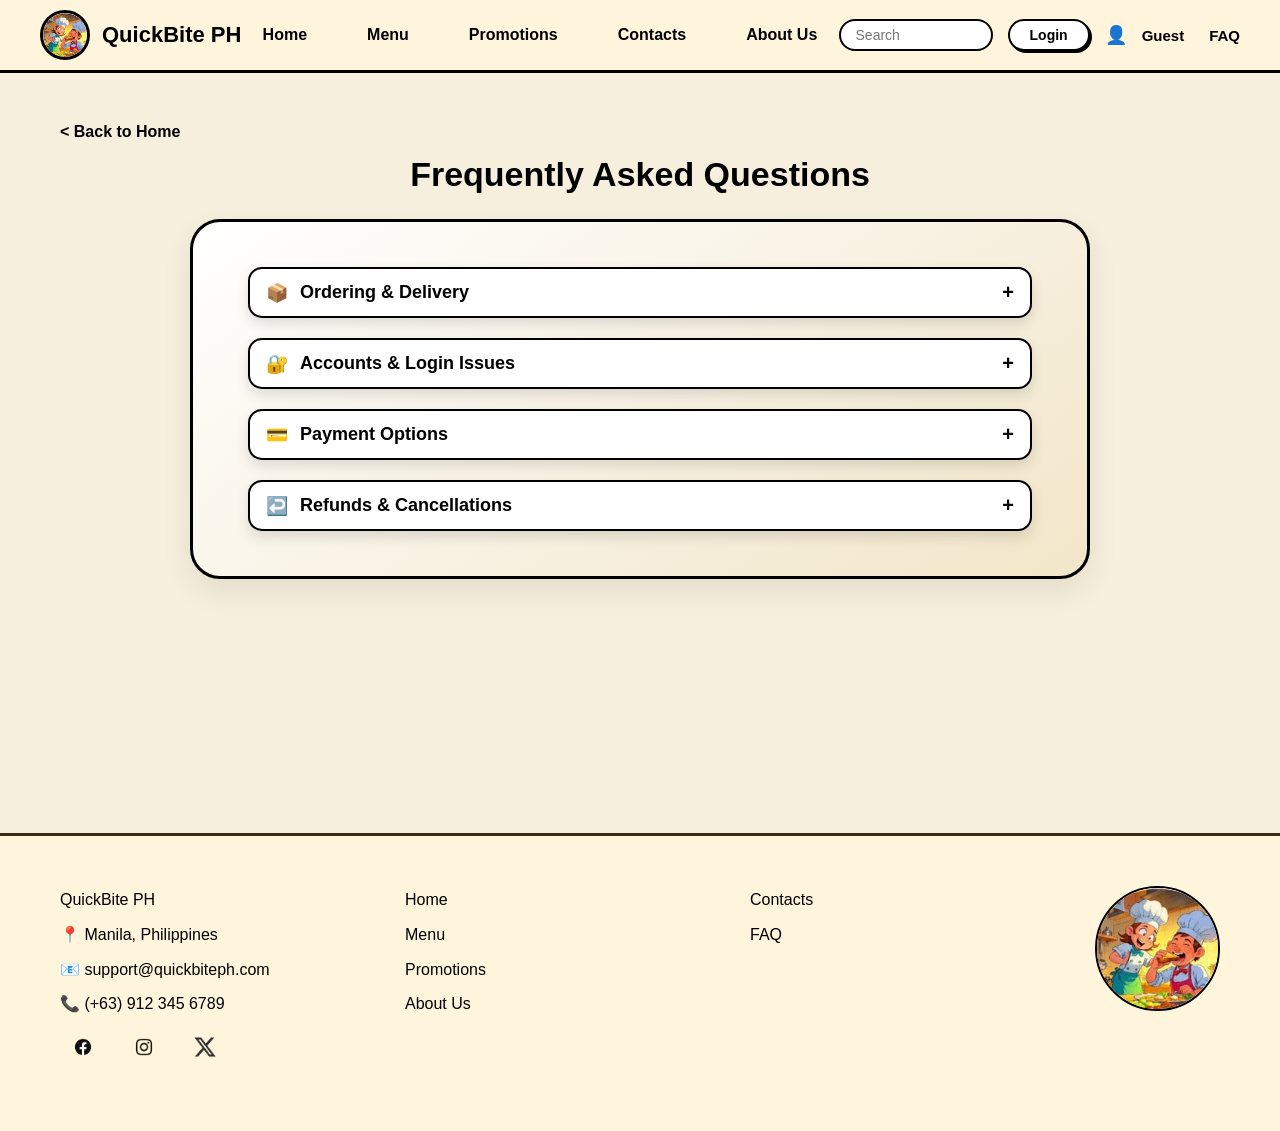
<file: faq.html>
<!DOCTYPE html>
<html lang="en">
<head>
    <meta charset="UTF-8">
    <title>FAQ | QuickBite PH</title>
    <meta name="viewport" content="width=device-width, initial-scale=1.0">
    <link rel="stylesheet" href="style.css">

    <style>
        /* GLOBAL RESET */
        * {
            margin: 0;
            padding: 0;
            box-sizing: border-box;
            font-family: Arial, sans-serif;
        }

        body {
            background: #f6efdd; 
        }

        .logo-circle img {
            border-radius: 50%;
        }

        /* --- NAVBAR STYLES --- */
        nav.navbar {
            background-color: #fff4dc; 
            padding: 10px 40px;
            display: flex;
            justify-content: space-between;
            align-items: center;
            border-bottom: 3px solid #000;
            position: relative;
            z-index: 1001; 
        }

        .nav-left {
            display: flex;
            align-items: center;
            gap: 12px; 
        }

        .logo-circle {
            width: 50px; 
            height: 50px; 
            border-radius: 50%;
            border: 3px solid #000; 
            overflow: hidden;
            display: flex;
            align-items: center;
            justify-content: center;
        }

        .logo-circle img {
            width: 100%;
            height: 100%;
            object-fit: cover;
            border: none; 
        }

        .brand {
            font-size: 22px; 
            font-weight: bold; 
            color: #000;
        }

        .nav-links {
            list-style: none;
            display: flex;
            gap: 30px;
        }

        .nav-links li a {
            text-decoration: none;
            color: #000;
            font-size: 16px;
            font-weight: 600; 
        }
        
        .nav-links li a:hover {
            opacity: 0.7;
        }

        /* --- LOGIN & DROPDOWN STYLES --- */
        .nav-right {
            display: flex;
            align-items: center;
            gap: 15px;
        }

        .search-box {
            display: flex;
            align-items: center;
            background: #ffffff;
            padding: 6px 15px;
            border-radius: 20px; 
            border: 2px solid #000; 
        }

        .search-box input {
            border: none;
            outline: none;
            width: 120px;
            font-size: 14px;
            background: transparent;
        }

        .login-btn {
            background: #ffffff; 
            border: 2px solid #000; 
            color: #000;
            padding: 6px 20px;
            border-radius: 20px;
            cursor: pointer;
            font-size: 14px;
            font-weight: 700;
            transition: 0.2s;
            box-shadow: 2px 2px 0px #000; 
        }

        .login-btn:hover {
            background: #f0f0f0;
            transform: translate(1px, 1px);
            box-shadow: 1px 1px 0px #000;
        }

        .nav-icons {
            position: relative;
            display: flex;
            align-items: center;
            gap: 10px;
            font-size: 18px;
            cursor: pointer;
        }

        #userName {
            font-weight: bold;
            font-size: 15px;
            margin-left: 5px;
        }

        /* Dropdown Menu */
        .profile-dropdown {
            position: absolute;
            top: 40px;
            left: -20px;
            background: #fff;
            border: 2px solid #000;
            border-radius: 8px;
            display: none;
            min-width: 140px;
            z-index: 2000;
            box-shadow: 0 4px 12px rgba(0,0,0,0.15);
        }

        .profile-dropdown ul {
            list-style: none;
            padding: 0;
            margin: 0;
        }

        .profile-dropdown li {
            padding: 10px;
            cursor: pointer;
            font-weight: bold;
            font-size: 14px;
            transition: background 0.2s;
            color: black;
            text-align: left;
        }

        .profile-dropdown li:hover {
            background: #f7f1e1;
        }
        
        /* --- FAQ CONTENT SECTION --- */
        .faq-section {
            padding: 50px 60px;
            min-height: 80vh;
        }

        .faq-section h1 {
            font-size: 34px;
            font-weight: 800;
            margin-bottom: 25px;
            text-align: center;
        }

        .faq-details {
            max-width: 900px; 
            margin: 0 auto; 
            background: linear-gradient(145deg, #ffffff, #f2e6c9);
            border-radius: 30px;
            padding: 45px 55px;
            box-shadow: 0 12px 30px rgba(0,0,0,0.08);
            border: 3px solid #000; 
            display: flex;
            flex-direction: column; 
            gap: 20px;
        }

        .faq-box {
            background: #fff;
            border-radius: 14px; 
            padding: 12px 16px;
            box-shadow: 0 6px 14px rgba(0,0,0,0.12);
            border: 2px solid #000; 
            cursor: pointer;
            transition: transform 0.25s ease, box-shadow 0.25s ease, background 0.25s ease;
            position: relative;
            display: block; 
            color: #000;
            font-weight: 600;
            text-decoration: none;
        }

        .faq-box:hover {
            transform: translateY(-5px) scale(1.03);
            box-shadow: 0 16px 32px rgba(0,0,0,0.28);
            background: #fff8ec;
        }

        .faq-question {
            display: flex;
            align-items: center; 
            gap: 12px;
            font-size: 18px;
            font-weight: 600;
        }
        
        .faq-icon-span {
            font-size: 18px;
            transition: transform 0.25s ease;
        }

        .faq-box:hover .faq-icon-span {
            transform: scale(1.35) rotate(-10deg);
        }

        .faq-answer {
            display: none;
            margin-top: 15px;
            padding-top: 15px;
            border-top: 2px solid #000; 
            font-size: 15px;
            line-height: 1.6;
            color: #333;
            padding-left: 30px;
            font-weight: normal;
        }

        .toggle-state {
            margin-left: auto; 
            font-size: 20px;
            font-weight: bold;
        }
        
        .back-home {
            margin-bottom: 10px;
        }
        
        .back-home a {
            display: inline-block;
            font-weight: 700;
            color: #000;
            text-decoration: none;
            position: relative;
            padding-bottom: 4px;
            transition: all 0.3s ease;
        }

        .back-home a::after {
            content: "";
            position: absolute;
            left: 0;
            bottom: 0;
            width: 0;
            height: 2px;
            background: #000;
            transition: width 0.3s ease;
        }

        .back-home a:hover::after {
            width: 100%;
        }

        .back-home a:hover {
            transform: translateX(-4px);
        }

        /* =========================
           LOGIN MODAL STYLES
        ========================= */
        .modal {
            display: none;
            position: fixed;
            top: 0;
            left: 0;
            width: 100%;
            height: 100%;
            background: rgba(0,0,0,0.55);
            justify-content: center;
            align-items: center;
            z-index: 10000;
        }

        .modal-content {
            width: 340px;
            background: white;
            padding: 35px;
            border-radius: 18px;
            position: relative;
            box-shadow: 0 4px 12px rgba(0,0,0,0.2);
            text-align: left;
        }

        .close-btn {
            position: absolute;
            top: 12px;
            right: 15px;
            font-size: 28px;
            font-weight: bold;
            cursor: pointer;
        }

        .modal-logo { text-align: center; }
        .modal-logo img { width: 65px; margin-bottom: 10px; border-radius: 0; border: none;}
        
        .modal-content h2 { text-align: center; font-size: 24px; margin-bottom: 5px; }

        .login-form input {
            width: 100%;
            padding: 12px;
            margin-top: 4px;
            border: 1px solid #ddd;
            border-radius: 7px;
            font-size: 14px;
        }

        .error-msg {
            display: none;
            text-align: left;
            color: red;
            font-size: 11px;
            margin-top: 4px;
        }

        .password-box { position: relative; }
        .toggle-password {
            position: absolute;
            right: 10px;
            top: 14px;
            cursor: pointer;
        }

        .login-btn-modal {
            width: 100%;
            padding: 12px;
            border-radius: 8px;
            border: none;
            background: #e3e3e3;
            color: #8a8a8a;
            font-weight: bold;
            cursor: not-allowed;
            margin-bottom: 15px;
            margin-top: 15px;
            box-shadow: none; 
        }

        .login-btn-modal.active {
            background: #000 !important;
            color: #fff !important;
            cursor: pointer !important;
        }

        .facebook-btn {
            width: 100%;
            padding: 12px;
            background: #1877F2;
            color: #fff;
            border: none;
            border-radius: 8px;
            margin-bottom: 12px;
            cursor: pointer;
            font-weight: bold;
        }

        .guest-btn {
            width: 100%;
            padding: 12px;
            background: #e0e0e0;
            border: 1px solid #b5b5b5;
            border-radius: 8px;
            cursor: pointer;
            color: #333;
            font-weight: bold;
        }

        .divider-or {
            margin: 18px 0;
            text-align: center;
            font-weight: bold;
        }
        
        .subtitle, .disclaimer, .signup-link, .forgot {
            text-align: center;
            display: block;
        }
        
        .subtitle { color: #666; font-size: 14px; margin-bottom: 20px;}
        .forgot { font-size: 12px; text-decoration: none; color: #000; margin-top: 5px; text-align: right;}
        .disclaimer { font-size: 11px; color: #666; margin-top: 15px; line-height: 1.4;}
        .signup-link { font-weight: bold; margin-top: 10px; cursor: pointer;}


        /* =========================
           UPDATED FOOTER STYLES
        ========================= */
        .footer {
            margin-top: 40px;
            padding: 50px 60px;
            background: #fff4dc;
            display: flex;
            justify-content: space-between;
            align-items: flex-start;
            flex-wrap: wrap;
            border-top: 3px solid #3b2a1a;
        }

        .footer-col {
            min-width: 220px;
            line-height: 1.8;
        }

        .footer-col a,
        .footer-col p {
            font-size: 16px;
            color: #000;
            text-decoration: none;
            display: block;
            margin-bottom: 6px;
        }

        .social-links {
            display: flex;
            gap: 15px;
            margin-top: 10px;
        }

        .social-links img {
            width: 36px;
            height: 36px;
        }

        .footer-logo {
            width: 125px;
            height: 125px;
            border-radius: 50%;
            border: 2px solid black;
            overflow: hidden;
            display: flex;
            justify-content: center;
            align-items: center;
        }

        .footer-logo img {
            width: 100%;
            height: 100%;
            object-fit: cover;
            border: none;
        }
    </style>
</head>
<body>

<nav class="navbar">
    <div class="nav-left">
        <div class="logo-circle">
            <img src="assets/images/Logo/logo.jpg" alt="QuickBite PH Logo">
        </div>
        <div class="brand">QuickBite PH</div>
    </div>

    <ul class="nav-links">
        <li><a href="index.html">Home</a></li>
        <li><a href="menu.html">Menu</a></li>
        <li><a href="promotions.html">Promotions</a></li>
        <li><a href="contacts.html">Contacts</a></li>
        <li><a href="about_us.html">About Us</a></li>
    </ul>

    <div class="nav-right">
        <div class="search-box">
            <input type="text" placeholder="Search">
        </div>
        
        <button class="login-btn">Login</button>
        
        <div class="nav-icons">
            👤 <span id="userName">Guest</span>
            <div class="profile-dropdown" id="profileDropdown">
                <ul>
                    <li id="myProfile">My Profile</li>
                    <li id="myOrders">Orders</li>
                    <li id="logoutBtn">Sign Out</li>
                </ul>
            </div>
        </div>
        <a href="faq.html" style="text-decoration: none; color: black; font-weight: bold; font-size: 15px; margin-left: 10px;">FAQ</a>
    </div>
</nav>

<section class="faq-section">
    
    <div class="back-home">
        <a href="index.html">&lt; Back to Home</a>
    </div>

    <h1>Frequently Asked Questions</h1>
    
    <div class="faq-details">
        
        <div class="faq-box" onclick="toggleFaq(this)">
            <div class="faq-question">
                <span class="faq-icon-span">📦</span> 
                <span>Ordering & Delivery</span>
                <span class="toggle-state">+</span> 
            </div>
            <div class="faq-answer">
                <p><strong>How do I order?</strong> Browse the menu, add items to your cart, and proceed to checkout.</p>
                <p style="margin-top:10px;"><strong>How long is delivery?</strong> Usually 20–45 mins depending on your location.</p>
                <p style="margin-top:10px;"><strong>Delivery coverage?</strong> Metro Manila & nearby areas.</p>
            </div>
        </div>

        <div class="faq-box" onclick="toggleFaq(this)">
            <div class="faq-question">
                 <span class="faq-icon-span">🔐</span> 
                <span>Accounts & Login Issues</span>
                <span class="toggle-state">+</span>
            </div>
            <div class="faq-answer">
                <p><strong>Can't log in?</strong> Ensure your email/number is correct.</p>
                <p style="margin-top:10px;"><strong>Password Reset?</strong> Use “Forgot Password” on the login page.</p>
            </div>
        </div>

        <div class="faq-box" onclick="toggleFaq(this)">
            <div class="faq-question">
                 <span class="faq-icon-span">💳</span> 
                <span>Payment Options</span>
                <span class="toggle-state">+</span>
            </div>
            <div class="faq-answer">
                <p>We accept GCash, Cash on Delivery (COD), and major Credit/Debit Cards.</p>
            </div>
        </div>

        <div class="faq-box" onclick="toggleFaq(this)">
            <div class="faq-question">
                 <span class="faq-icon-span">↩️</span> 
                <span>Refunds & Cancellations</span>
                <span class="toggle-state">+</span>
            </div>
            <div class="faq-answer">
                <p>Orders can be cancelled within 5 minutes of placing them. Refunds are processed for missing or incorrect items immediately upon verification.</p>
            </div>
        </div>
        
    </div>
</section>

<footer class="footer">
    <div class="footer-col">
        <p>QuickBite PH</p>
        <p>📍 Manila, Philippines</p>
        <p>📧 support@quickbiteph.com</p>
        <p>📞 (+63) 912 345 6789</p>
        
        <div class="social-links">
            <a href="https://www.facebook.com/elijahart0" target="_blank">
                <img src="assets/images/facebook.png" alt="Facebook" onerror="this.src='image/facebook.png'">
            </a>
            <a href="https://www.instagram.com/elijah_art0724/" target="_blank">
                <img src="assets/images/instagram.png" alt="Instagram" onerror="this.src='image/instagram.png'">
            </a>
            <a href="https://x.com/elijah_hart0" target="_blank">
                <img src="assets/images/twitter.png" alt="Twitter" onerror="this.src='image/twitter.png'">
            </a>
        </div>
    </div>

    <div class="footer-col">
        <a href="index.html">Home</a>
        <a href="menu.html">Menu</a>
        <a href="promotions.html">Promotions</a>
        <a href="about_us.html">About Us</a>
    </div>

    <div class="footer-col">
        <a href="contacts.html">Contacts</a>
        <a href="faq.html">FAQ</a>
    </div>

    <div class="footer-logo">
        <img src="assets/images/Logo/logo.jpg" alt="QuickBite PH Logo">
    </div>
</footer>

<div id="loginModal" class="modal">
    <div class="modal-content">

        <span class="close-btn">&times;</span>

        <div class="modal-logo">
            <img src="assets/images/Logo/logo.jpg" alt="QuickBite PH Logo">
        </div>

        <h2>Welcome Back!</h2>
        <p class="subtitle">Sign in to your account.</p>

        <form class="login-form">

            <div class="input-group">
                <input type="text" id="emailInput" placeholder="Email">
                <span class="error-msg" id="emailError"> This field cannot be blank.</span>
            </div>

            <div class="input-group password-box">
                <input type="password" id="passwordInput" placeholder="Password">
                <span class="toggle-password">👁️</span>
            </div>

            <a href="#" class="forgot">Forgot your Password?</a>

            <button type="button" class="login-btn-modal">Log In</button>

            <div class="divider-or"><span>OR</span></div>

            <button type="button" class="facebook-btn">Log in with Facebook</button>

            <button type="button" class="guest-btn" id="guestBtn">Continue as Guest</button>

        </form>

        <p class="disclaimer">
            By continuing, you agree to our updated 
            <a href="#">Terms & Conditions</a> and 
            <a href="#">Privacy Policy</a>.
        </p>
        <p class="signup-link">Sign Up Here!</p>

    </div>
</div>

<script>
    /* === FAQ TOGGLE FUNCTION === */
    function toggleFaq(box) {
        const answer = box.querySelector('.faq-answer');
        const icon = box.querySelector('.toggle-state');
        
        if (answer.style.display === 'block') {
            answer.style.display = 'none';
            icon.innerText = '+';
        } else {
            document.querySelectorAll('.faq-answer').forEach(a => a.style.display = 'none');
            document.querySelectorAll('.toggle-state').forEach(i => i.innerText = '+');

            answer.style.display = 'block';
            icon.innerText = '-';
        }
    }

    /* === LOGIN SYSTEM === */
    
    /* SEARCH BOX */
    const searchBox = document.querySelector(".search-box input");
    if(searchBox){
        searchBox.addEventListener("focus", () => searchBox.style.background = "#fff");
        searchBox.addEventListener("blur", () => searchBox.style.background = "transparent");
    }

    /* ELEMENTS */
    const loginBtnNavbar = document.querySelector(".login-btn");
    const loginModal = document.getElementById("loginModal");
    const closeBtn = document.querySelector(".close-btn");

    const emailInput = document.getElementById("emailInput");
    const emailError = document.getElementById("emailError");
    const passwordInput = document.getElementById("passwordInput");
    const togglePassword = document.querySelector(".toggle-password");

    const loginButton = document.querySelector(".login-btn-modal");
    const userNameDisplay = document.getElementById("userName");
    const guestBtn = document.getElementById("guestBtn");

    const profileDropdown = document.getElementById("profileDropdown");
    const logoutBtn = document.getElementById("logoutBtn");
    const userNameSpan = document.getElementById("userName");
    const myProfile = document.getElementById("myProfile");
    const myOrders = document.getElementById("myOrders");

    /* RESET LOGIN FORM */
    function resetLoginForm() {
        emailInput.value = "";
        passwordInput.value = "";
        emailError.style.display = "none";
        loginButton.classList.remove("active");
    }

    /* OPEN LOGIN MODAL */
    if(loginBtnNavbar) {
        loginBtnNavbar.addEventListener("click", () => {
            resetLoginForm(); 
            loginModal.style.display = "flex";
        });
    }

    /* CLOSE LOGIN MODAL */
    if(closeBtn) {
        closeBtn.addEventListener("click", () => {
            resetLoginForm(); 
            loginModal.style.display = "none";
        });
    }

    window.addEventListener("click", (e) => {
        if (e.target === loginModal) {
            resetLoginForm(); 
            loginModal.style.display = "none";
        }
    });

    /* EMAIL VALIDATION */
    if(emailInput) {
        emailInput.addEventListener("blur", () => {
            emailError.style.display = emailInput.value.trim() === "" ? "block" : "none";
        });
        emailInput.addEventListener("input", updateLoginButton);
    }

    /* TOGGLE PASSWORD */
    if(togglePassword) {
        togglePassword.addEventListener("click", () => {
            passwordInput.type =
                passwordInput.type === "password" ? "text" : "password";
        });
    }

    /* ENABLE / DISABLE LOGIN BUTTON */
    function updateLoginButton() {
        if (emailInput.value.trim() && passwordInput.value.trim()) {
            loginButton.classList.add("active");
        } else {
            loginButton.classList.remove("active");
        }
    }
    
    if(passwordInput) {
        passwordInput.addEventListener("input", updateLoginButton);
    }

    /* UPDATE NAVBAR */
    function updateNavbar(user) {
        if (!user || user.role === "guest") {
            userNameDisplay.textContent = "Guest";
            loginBtnNavbar.style.display = "inline-block";
        } else {
            userNameDisplay.textContent = user.name;
            loginBtnNavbar.style.display = "none";
        }
    }

    /* LOGIN */
    if(loginButton) {
        loginButton.addEventListener("click", () => {
            const email = emailInput.value.trim();
            const password = passwordInput.value.trim();

            if (!email || !password) {
                emailError.style.display = "block";
                return;
            }

            let name = email.split("@")[0];
            name = name.charAt(0).toUpperCase() + name.slice(1);

            const user = { name, role: "user" };
            localStorage.setItem("quickbiteUser", JSON.stringify(user));

            updateNavbar(user);
            resetLoginForm(); 
            loginModal.style.display = "none";
        });
    }

    /* CONTINUE AS GUEST */
    if(guestBtn) {
        guestBtn.addEventListener("click", () => {
            const guestUser = { name: "Guest", role: "guest" };
            localStorage.setItem("quickbiteUser", JSON.stringify(guestUser));

            updateNavbar(guestUser);
            resetLoginForm(); 
            loginModal.style.display = "none";
        });
    }

    /* LOAD SAVED USER */
    const savedUser = JSON.parse(localStorage.getItem("quickbiteUser"));
    updateNavbar(savedUser);

    /* PROFILE DROPDOWN TOGGLE */
    if(userNameSpan) {
        userNameSpan.addEventListener("click", (e) => {
            e.stopPropagation(); 
            const currentUser = JSON.parse(localStorage.getItem("quickbiteUser"));
            
            if (currentUser && currentUser.role === "user") {
                profileDropdown.style.display =
                    profileDropdown.style.display === "block" ? "none" : "block";
            }
        });
    }

    // Close dropdown if clicked outside
    window.addEventListener("click", (e) => {
        if (profileDropdown && userNameSpan && !userNameSpan.contains(e.target) && !profileDropdown.contains(e.target)) {
            profileDropdown.style.display = "none";
        }
    });

    /* LOGOUT */
    if(logoutBtn) {
        logoutBtn.addEventListener("click", () => {
            localStorage.removeItem("quickbiteUser");
            updateNavbar(null);
            resetLoginForm(); 
            profileDropdown.style.display = "none";
        });
    }

    /* DUMMY LINKS */
    if(myProfile) {
        myProfile.addEventListener("click", () => {
            alert("My Profile clicked!");
            profileDropdown.style.display = "none";
        });
    }

    if(myOrders) {
        myOrders.addEventListener("click", () => {
            alert("Orders clicked!");
            profileDropdown.style.display = "none";
        });
    }
</script>

</body>

</html>
</file>
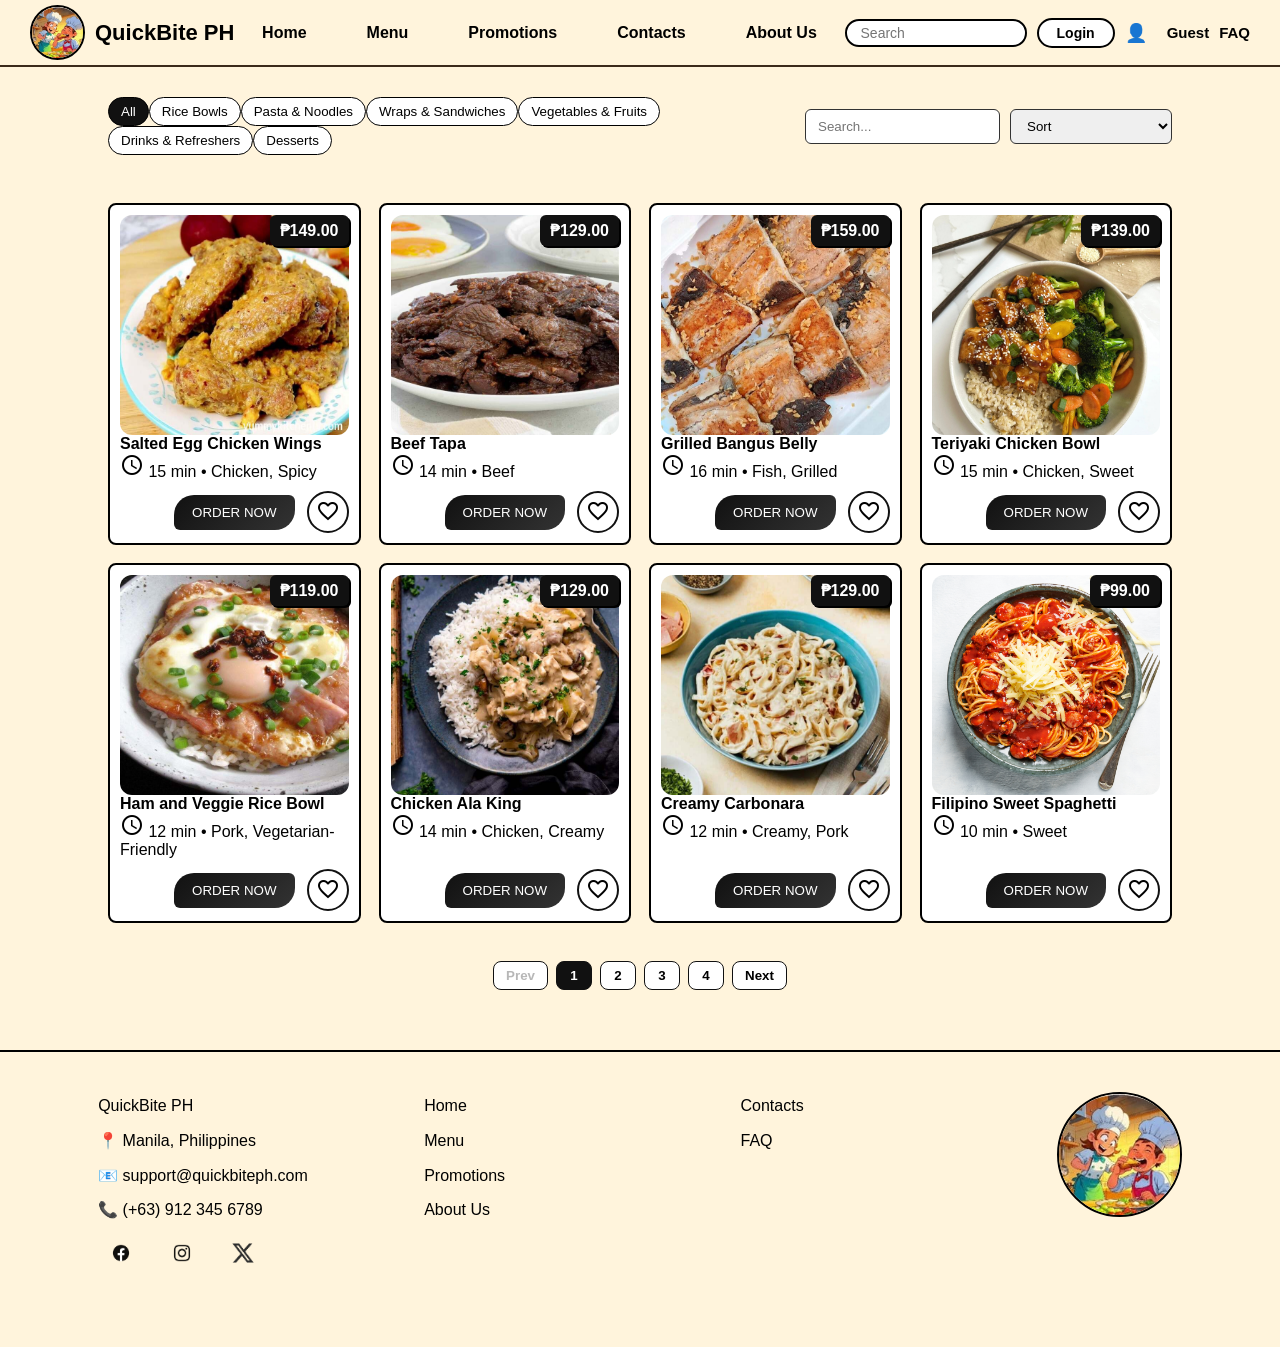
<file: menu.html>
<!DOCTYPE html>
<html lang="en">
<head>
    <meta charset="UTF-8">
    <meta name="viewport" content="width=device-width, initial-scale=1.0">
    <title>QuickBite PH - Menu</title>
    <link href="https://fonts.googleapis.com/icon?family=Material+Icons" rel="stylesheet">
    <link rel="stylesheet" href="style.css">

    <style>
 /* =========================
   GLOBAL STYLES
========================= */
* {
    margin: 0;
    padding: 0;
    box-sizing: border-box;
    font-family: Arial, sans-serif;
}
/* =========================
   PAGE BACKGROUND
========================= */
.menu-page { background: #fff4dc; }
.menu-page .hero { background: #fff4dc; }
.menu-page .hero-text { width: 55%; }

/* =========================
   MENU LAYOUT
========================= */
.menu-wrap {
    max-width: 1100px;
    margin: 30px auto;
    padding: 18px;
    background: #fff;
    border-radius: 6px;
    border: 2px solid #e6e6e6;
}

.menu-controls {
    display: flex;
    justify-content: space-between;
    align-items: center;
    max-width: 1100px;
    margin: 30px auto;
    padding: 0 18px;
}

/* =========================
   CATEGORY TABS
========================= */

.tab-btn {
    border: 1px solid black;
    background: #fff;
    padding: 6px 12px;
    border-radius: 18px;
    cursor: pointer;
    transition: all 0.25s ease;
    color: #000;
}

/* Hover effect */
.tab-btn:hover {
    background: #111;
    color: #fff;
    transform: scale(1.05);
}


.tab-btn.active {
    background: #111;
    color: #fff;
}


.tab-btn.active:hover {
    background: #111;
    color: #fff;
    transform: scale(1.05);
}




/* =========================
   PRODUCT GRID
========================= */
.product-grid {
    display: grid;
    grid-template-columns: repeat(auto-fill, minmax(240px, 1fr));
    gap: 18px;
    padding: 18px;
    max-width: 1100px; 
    margin: auto;
    perspective: 1200px;
}

/* =========================
   MENU CARD
========================= */
.card {
    background: #fff;
    border: 2px solid black;
    border-radius: 8px;
    padding: 10px;
    display: flex;
    flex-direction: column;
    min-height: 330px;
    transition: transform 0.35s ease, box-shadow 0.35s ease;
    position: relative;
}


.card:hover {
    transform: translateY(-10px) scale(1.03);
    box-shadow: 0 18px 40px rgba(0,0,0,0.18);
}

.img-wrapper {
    height: 220px;
    border-radius: 12px;
    overflow: hidden;
}

.img-wrapper img {
    width: 100%;
    height: 100%;
    object-fit: cover;
    transition: transform 0.45s ease, filter 0.45s ease;
}

.card:hover .img-wrapper img {
    transform: scale(1.1);
    filter: saturate(1.1) contrast(1.05);
}

/* =========================
   PRICE BADGE (TOP OF CARD)
========================= */
.action-left {
    position: absolute;
    top: 10px;
    right: 10px;

    background: #111;
    color: #fff;
    font-weight: 700;
    font-size: 14px;
    padding: 6px 10px;

    border-radius: 6px;
    box-shadow: 2px 2px 0 #000;
    z-index: 3;
}

/* =========================
   PAGINATION
========================= */
.pagination {
    display: flex;
    justify-content: center;
    gap: 8px;
    padding: 20px;
}

.page-btn {
    min-width: 36px;
    padding: 6px 12px;
    border-radius: 8px;
    border: 1px solid #111;
    background: white;
    cursor: pointer;
    font-weight: bold;
}

.page-btn.active { background: #111; color: #fff; }

/* =========================
   CARD BUTTONS
========================= */
.btn {
    border: none;
    cursor: pointer;
    transition: all 0.3s ease;
}

.btn.primary {
    padding: 10px 18px;
    background: linear-gradient(135deg, #111, #333);
    color: #fff;
    border-radius: 20px 6px 20px 6px;
}

.btn.fav-btn {
    width: 42px;
    height: 42px;
    border-radius: 50%;
    background: #fff;
    border: 2px solid #111;
}

/* =========================
   CARD ACTIONS SPACING
========================= */
.card-actions {
    display: flex;
    align-items: center;
    justify-content: space-between;
    margin-top: auto; 
    padding-top: 10px;
}

.action-left {
    font-weight: bold;
    font-size: 16px;
}

.action-right {
    display: flex;
    align-items: center;
    gap: 12px;
}
.card-actions {
    display: flex;
    justify-content: flex-end; 
    margin-top: auto;
}



/* =========================
   FOOTER 
========================= */


.footer-col { min-width: 200px; line-height: 1.8; margin-bottom: 20px;}
.footer-col a, .footer-col p {
    font-size: 16px;
    color: #000;
    text-decoration: none;
    display: block;
    margin-bottom: 6px;
}

.social-links { display: flex; gap: 15px; margin-top: 10px; }
.social-links img { width: 36px; height: 36px; }

.footer-logo {
    width: 125px;
    height: 125px;
    border-radius: 50%;
    border: 2px solid black;
    overflow: hidden;
    display: flex;
    justify-content: center;
    align-items: center;
}
.footer-logo img { width: 100%; height: 100%; object-fit: cover; }

/* =========================
   LOGIN & NAVBAR STYLES
========================= */
.nav-icons {
    position: relative;
    display: flex;
    align-items: center;
    gap: 15px;
    font-size: 18px;
    cursor: pointer;
}

.profile-dropdown {
    position: absolute;
    top: 35px;
    left: -20px;
    background: #fff;
    border: 2px solid #000;
    border-radius: 8px;
    display: none;
    min-width: 140px;
    z-index: 1000;
    box-shadow: 0 4px 12px rgba(0,0,0,0.15);
}

.profile-dropdown ul { list-style: none; padding: 0; margin: 0; }
.profile-dropdown li {
    padding: 10px;
    cursor: pointer;
    font-weight: bold;
    font-size: 14px;
    transition: background 0.2s;
    color: black;
}
.profile-dropdown li:hover { background: #f7f1e1; }

#userName {
    font-size: 15px;
    font-weight: 700;
    cursor: pointer;
    margin-left: 5px;
}

/* MODAL STYLES */
.modal {
    display: none;
    position: fixed;
    top: 0;
    left: 0;
    width: 100%;
    height: 100%;
    background: rgba(0,0,0,0.55);
    justify-content: center;
    align-items: center;
    z-index: 10000;
}

.modal-content {
    width: 340px;
    background: white;
    padding: 35px;
    border-radius: 18px;
    position: relative;
    box-shadow: 0 4px 12px rgba(0,0,0,0.2);
    text-align: center; 

.close-btn {
    position: absolute;
    top: 12px;
    right: 15px;
    font-size: 28px;
    font-weight: bold;
    cursor: pointer;
}

.modal-logo { text-align: center; }
.modal-logo img { width: 65px; margin-bottom: 10px; }

.login-form input {
    width: 100%;
    padding: 12px;
    margin-top: 4px;
    border: 1px solid #ddd;
    border-radius: 7px;
    font-size: 14px;
    text-align: left;
}

.error-msg { display: none; text-align: left; color: red; font-size: 11px; margin-top: 4px; }
.password-box { position: relative; }
.toggle-password { position: absolute; right: 10px; top: 14px; cursor: pointer; }

        
.login-btn {
     background: #ffffff; 
     border: 2px solid #000; 
     color: #000;
     padding: 6px 20px;
     border-radius: 20px;
     cursor: pointer;
     font-size: 14px;
     font-weight: 700;
     transition: 0.2s;
     box-shadow: 2px 2px 0px #000; 
}

.login-btn:hover {
    background: #f0f0f0;
    transform: translate(1px, 1px);
    box-shadow: 1px 1px 0px #000;
}

.facebook-btn { width: 100%; padding: 12px; background: #1877F2; color: #fff; border: none; border-radius: 8px; margin-bottom: 12px; cursor: pointer; font-weight: bold; }
.guest-btn { width: 100%; padding: 12px; background: #e0e0e0; border: 1px solid #b5b5b5; border-radius: 8px; cursor: pointer; color: #333; font-weight: bold; }

/*  Disclaimer & Signup Styles */
.disclaimer { margin-top: 15px; font-size: 13px; color: #666; line-height: 1.4; }
.disclaimer a { color: black; font-weight: bold; text-decoration: underline; }
.signup-link { margin-top: 10px; font-size: 14px; color: #0066ff; cursor: pointer; text-decoration: underline; font-weight: bold; }
.divider-or { margin: 15px 0; font-weight: bold; color: #333; }
.forgot { display: block; margin: 10px 0; font-size: 13px; color: #0066ff; cursor: pointer; }

/* NAV STYLES ALIGNMENT */
.navbar {
    width: 100%;
    background: #fff4dc;
    padding: 5px 30px;
    display: flex;
    justify-content: space-between;
    align-items: center;
    border-bottom: 2px solid #000;
}
.nav-left { display: flex; align-items: center; gap: 10px; }
.logo-circle { width: 55px; height: 55px; border-radius: 50%; border: 2px solid black; overflow: hidden; display: flex; align-items: center; justify-content: center; }
.logo-circle img { width: 100%; height: 100%; object-fit: cover; }
.brand { font-size: 22px; font-weight: bold; }
.nav-links { list-style: none; display: flex; align-items: center; gap: 30px; }
.nav-links li a { text-decoration: none; color: black; font-size: 16px; font-weight: 600; padding: 10px 15px; transition: 0.2s ease; }
.nav-right { display: flex; align-items: center; gap: 10px; }
.search-box { display: flex; align-items: center; background: #ffffff; padding: 4px 14px; border-radius: 999px; border: 2px solid #000; }
.search-box input { border: none; outline: none; width: 150px; font-size: 14px; }
.login-btn { background: white; border: 2px solid #000; border-radius: 999px; padding: 5px 18px; font-size: 14px; font-weight: bold; cursor: pointer; transition: 0.2s ease; }
.login-btn:hover { background: #f7f1e1; }
</style>

<script>
document.addEventListener("DOMContentLoaded", () => {

    /* ------------------------- UI STATE ------------------------- */
    const primaryCategories = [ "All", "Rice Bowls", "Pasta & Noodles", "Wraps & Sandwiches", "Vegetables & Fruits", "Drinks & Refreshers", "Desserts" ];

    let state = {
        currentCategory: "All",
        currentPage: 1,
        perPage: 8,
        search: "",
        sort: "default"
    };

    /* ------------------------- DOM ELEMENTS ------------------------- */
    const tabsEl = document.getElementById("category-tabs");
    const gridEl = document.getElementById("product-grid");
    const paginationEl = document.getElementById("pagination");
    const searchInput = document.getElementById("global-search");
    const sortSelect = document.getElementById("sort-select");

    /* ------------------------- LOGIN LOGIC ------------------------- */
    const loginBtnNavbar = document.querySelector(".login-btn");
    const loginModal = document.getElementById("loginModal");
    const closeBtn = document.querySelector(".close-btn");
    const emailInput = document.getElementById("emailInput");
    const passwordInput = document.getElementById("passwordInput");
    const loginButton = document.querySelector(".login-btn-modal");
    const userNameDisplay = document.getElementById("userName");
    const guestBtn = document.getElementById("guestBtn");
    const profileDropdown = document.getElementById("profileDropdown");
    const logoutBtn = document.getElementById("logoutBtn");
    const navIcons = document.querySelector(".nav-icons");

    //  Update Navbar based on user
    function updateNavbar(user) {
        if (!user || user.role === "guest") {
            userNameDisplay.textContent = "Guest";
            loginBtnNavbar.style.display = "inline-block";
        } else {
            userNameDisplay.textContent = user.name;
            loginBtnNavbar.style.display = "none";
        }
    }

    // 1. OPEN MODAL
    if(loginBtnNavbar) {
        loginBtnNavbar.addEventListener("click", () => {
            emailInput.value = ""; passwordInput.value = "";
            loginModal.style.display = "flex";
        });
        
        closeBtn.addEventListener("click", () => loginModal.style.display = "none");
        window.addEventListener("click", (e) => { if (e.target === loginModal) loginModal.style.display = "none"; });
        
        document.querySelector(".toggle-password").addEventListener("click", () => {
            passwordInput.type = passwordInput.type === "password" ? "text" : "password";
        });
    }

    // 2. VALIDATE LOGIN FORM
    const updateLoginState = () => {
        if (emailInput.value.trim() && passwordInput.value.trim()) loginButton.classList.add("active");
        else loginButton.classList.remove("active");
    };
    emailInput.addEventListener("input", updateLoginState);
    passwordInput.addEventListener("input", updateLoginState);

    // 3. LOGIN ACTION
    loginButton.addEventListener("click", () => {
        if (loginButton.classList.contains("active")) {
            const name = emailInput.value.split("@")[0];
            const user = { name: name.charAt(0).toUpperCase() + name.slice(1), role: "user" };
            localStorage.setItem("quickbiteUser", JSON.stringify(user));
            updateNavbar(user);
            loginModal.style.display = "none";
        }
    });

    // 4. GUEST ACTION
    guestBtn.addEventListener("click", () => {
        const user = { name: "Guest", role: "guest" };
        localStorage.setItem("quickbiteUser", JSON.stringify(user));
        updateNavbar(user);
        loginModal.style.display = "none";
    });

    // 5. DROPDOWN TOGGLE
    if(navIcons) {
        navIcons.addEventListener("click", (e) => {
            if(e.target.closest(".profile-dropdown")) return;
            const user = JSON.parse(localStorage.getItem("quickbiteUser"));
            if (user && user.role === "user") {
                profileDropdown.style.display = profileDropdown.style.display === "block" ? "none" : "block";
            }
        });
    }

    // 6. LOGOUT ACTION
    if(logoutBtn) {
        logoutBtn.addEventListener("click", () => {
            localStorage.removeItem("quickbiteUser");
            updateNavbar(null);
            profileDropdown.style.display = "none";
        });
    }

    // Initial Load
    updateNavbar(JSON.parse(localStorage.getItem("quickbiteUser")));


    /* ------------------------- HELPERS ------------------------- */
    const formatPrice = price => `₱${price.toFixed(2)}`;

    /* ------------------------- TABS ------------------------- */
    function renderTabs() {
        if(!tabsEl) return;
        tabsEl.innerHTML = "";
        primaryCategories.forEach(cat => {
            const btn = document.createElement("button");
            btn.className = "tab-btn" + (state.currentCategory === cat ? " active" : "");
            btn.textContent = cat;
            btn.onclick = () => { state.currentCategory = cat; state.currentPage = 1; render(); };
            tabsEl.appendChild(btn);
        });
    }

    /* ------------------------- FILTERING ------------------------- */
    function getFilteredProducts() {
        let list = (typeof products !== 'undefined') ? [...products] : [];
        if (state.currentCategory !== "All") {
            list = list.filter(p => p.primaryCategory === state.currentCategory);
        }
        if (state.search.trim()) {
            const q = state.search.toLowerCase();
            list = list.filter(p => p.title.toLowerCase().includes(q) || p.tags.some(t => t.toLowerCase().includes(q)));
        }
        return list;
    }

    /* ------------------------- RENDER ------------------------- */
    function renderProducts() {
        if(!gridEl) return;
        gridEl.innerHTML = "";
        const filtered = getFilteredProducts();
        const start = (state.currentPage - 1) * state.perPage;
        const pageItems = filtered.slice(start, start + state.perPage);

        pageItems.forEach(p => {
            const card = document.createElement("article");
            card.className = "card";
            if (p.badge) {
                const badge = document.createElement("div");
                badge.className = "badge"; badge.textContent = p.badge; card.appendChild(badge);
            }
            const imgWrap = document.createElement("div");
            imgWrap.className = "img-wrapper";
            const img = document.createElement("img");
            img.src = p.image; img.alt = p.title; img.onerror = () => img.src = "assets/images/menu/placeholder.jpg";
            imgWrap.appendChild(img); card.appendChild(imgWrap);

            const title = document.createElement("h4"); title.textContent = p.title; card.appendChild(title);

            const meta = document.createElement("div"); meta.className = "meta";
            meta.innerHTML = `<span class="material-icons">schedule</span> ${p.time} min • ${p.tags.join(", ")}`;
            card.appendChild(meta);

            const actions = document.createElement("div"); actions.className = "card-actions";
            const left = document.createElement("div"); left.className = "action-left"; left.textContent = formatPrice(p.price);
            const right = document.createElement("div"); right.className = "action-right";
            
            const orderBtn = document.createElement("button"); orderBtn.className = "btn primary"; orderBtn.textContent = "ORDER NOW";
            orderBtn.onclick = () => alert(`Added "${p.title}" to cart`);
            
            const favBtn = document.createElement("button");
            favBtn.className = "btn fav-btn";
            favBtn.innerHTML = `<span class="material-icons">favorite_border</span>`;
            favBtn.onclick = () => {
                favBtn.classList.toggle("active");
                favBtn.innerHTML = `<span class="material-icons">${favBtn.classList.contains("active") ? "favorite" : "favorite_border"}</span>`;
            };

            right.append(orderBtn, favBtn);
            actions.append(left, right);
            card.appendChild(actions);
            gridEl.appendChild(card);
        });
    }

    function renderPagination() {
        if(!paginationEl) return;
        paginationEl.innerHTML = "";
        const total = getFilteredProducts().length;
        const pages = Math.ceil(total / state.perPage);
        if (pages <= 1) return;

        const createBtn = (label, page, disabled = false, active = false) => {
            const btn = document.createElement("button");
            btn.className = "page-btn";
            if (active) btn.classList.add("active");
            btn.disabled = disabled;
            btn.textContent = label;
            btn.onclick = () => { state.currentPage = page; render(); window.scrollTo({ top: 0, behavior: "smooth" }); };
            return btn;
        };

        paginationEl.appendChild(createBtn("Prev", state.currentPage - 1, state.currentPage === 1));
        for (let i = 1; i <= pages; i++) {
            paginationEl.appendChild(createBtn(i, i, false, i === state.currentPage));
        }
        paginationEl.appendChild(createBtn("Next", state.currentPage + 1, state.currentPage === pages));
    }

    function render() {
        renderProducts();
        renderPagination();
    }

    renderTabs();
    setTimeout(render, 100);

    searchInput?.addEventListener("input", e => { state.search = e.target.value; state.currentPage = 1; render(); });
    sortSelect?.addEventListener("change", () => { state.currentPage = 1; render(); });

    
document.querySelectorAll('.tab-btn').forEach(btn => {
    btn.addEventListener('click', () => {
        document.querySelectorAll('.tab-btn')
            .forEach(b => b.classList.remove('active'));
        btn.classList.add('active');
    });
});


});
</script>

</head>

<body class="menu-page">

<nav class="navbar">
    <div class="nav-left">
        <div class="logo-circle">
            <img src="assets/images/Logo/logo.jpg" alt="QuickBite PH Logo">
        </div>
        <div class="brand">QuickBite PH</div>
    </div>

    <ul class="nav-links">
        <li><a href="index.html">Home</a></li>
        <li><a href="menu.html" class="active">Menu</a></li>
        <li><a href="promotions.html">Promotions</a></li>
        <li><a href="contacts.html">Contacts</a></li>
        <li><a href="about_us.html">About Us</a></li>
    </ul>

    <div class="nav-right">
        <div class="search-box">
            <input type="text" placeholder="Search">
        </div>
        
        <button class="login-btn">Login</button>
        <div class="nav-icons">
            👤<span id="userName">Guest</span>
            <div class="profile-dropdown" id="profileDropdown">
                <ul>
                    <li id="myProfile">My Profile</li>
                    <li><a href="menu.html" style="text-decoration: none; color: inherit;">Orders</a></li>
                    <li id="logoutBtn">Sign Out</li>
                </ul>
            </div>
        </div>
        <a href="faq.html" style="text-decoration: none; color: black; font-weight: bold; font-size: 15px;">FAQ</a>
    </div>
</nav>


<div class="menu-controls">
    <div class="tabs" id="category-tabs"></div>
    <div style="display:flex; gap:10px;">
        <input id="global-search" type="text" placeholder="Search..." 
            style="padding:8px 12px; border:1px solid #333; border-radius:6px;">
        <select id="sort-select" style="padding:8px 12px; border:1px solid #333; border-radius:6px;">
            <option value="default">Sort</option>
            <option value="price-asc">Price: Low → High</option>
            <option value="price-desc">Price: High → Low</option>
            <option value="time-asc">Prep Time: Fastest</option>
            <option value="time-desc">Prep Time: Longest</option>
        </select>
    </div>
</div>

<div class="product-grid" id="product-grid"></div>
<div class="pagination" id="pagination"></div>

<script>
    const products = [
        /* ---------- RICE BOWLS ---------- */
        {id:101,title:"Salted Egg Chicken Wings",primaryCategory:"Rice Bowls",price:149.00,time:15,tags:["Chicken","Spicy"],image:"assets/images/menu/salted_egg.jpg"},
        {id:102,title:"Beef Tapa",primaryCategory:"Rice Bowls",price:129.00,time:14,tags:["Beef"],image:"assets/images/menu/beef_tapa.jpg"},
        {id:104,title:"Grilled Bangus Belly",primaryCategory:"Rice Bowls",price:159.00,time:16,tags:["Fish","Grilled"],image:"assets/images/menu/grilled_bangus.jpg"},
        {id:105,title:"Teriyaki Chicken Bowl",primaryCategory:"Rice Bowls",price:139.00,time:15,tags:["Chicken","Sweet"],image:"assets/images/menu/teriyaki_bowl.jpg"},
        {id:106,title:"Ham and Veggie Rice Bowl",primaryCategory:"Rice Bowls",price:119.00,time:12,tags:["Pork","Vegetarian-Friendly"],image:"assets/images/menu/ham_and_veggie_bowl.jpg"},
        {id:107,title:"Chicken Ala King",primaryCategory:"Rice Bowls",price:129.00,time:14,tags:["Chicken","Creamy"],image:"assets/images/menu/chicken_ala_king.jpg"},
        /* ---------- PASTA & NOODLES ---------- */
        {id:201,title:"Creamy Carbonara",primaryCategory:"Pasta & Noodles",price:129.00,time:12,tags:["Creamy","Pork"],image:"assets/images/menu/creamy_carbonara.jpg"},
        {id:202,title:"Filipino Sweet Spaghetti",primaryCategory:"Pasta & Noodles",price:99.00,time:10,tags:["Sweet"],image:"assets/images/menu/filipino_sweet_spaghetti.jpg"},
        {id:203,title:"Garlic Butter Shrimp Pasta",primaryCategory:"Pasta & Noodles",price:159.00,time:14,tags:["Seafood","Garlic"],image:"assets/images/menu/garlic_butter_shrimp_pasta.jpg"},
        {id:204,title:"Pancit Canton Express",primaryCategory:"Pasta & Noodles",price:89.00,time:9,tags:["Noodles","Savory"],image:"assets/images/menu/pancit_canton_express.jpg"},
        /* ---------- WRAPS & SANDWICHES ---------- */
        {id:301,title:"Beef Cheesy Shawarma Wrap",primaryCategory:"Wraps & Sandwiches",price:129.00,time:11,tags:["Beef","Cheesy"],image:"assets/images/menu/beef_shawarma_wrap.jpg"},
        {id:302,title:"Melt Tuna Cheesy Sandwich",primaryCategory:"Wraps & Sandwiches",price:99.00,time:8,tags:["Seafood","Cheesy"],image:"assets/images/menu/melt_tuna_sandwich.jpg"},
        {id:303,title:"Crispy Chicken Wrap",primaryCategory:"Wraps & Sandwiches",price:119.00,time:10,tags:["Chicken","Crispy"],image:"assets/images/menu/crispy_chicken_wrap.jpg"},
        {id:304,title:"Cheesy Burger",primaryCategory:"Wraps & Sandwiches",price:109.00,time:12,tags:["Beef","Cheesy"],image:"assets/images/menu/cheesy_burger.jpg"},
        {id:305,title:"Crispy Double Cheese Bacon w/ Egg",primaryCategory:"Wraps & Sandwiches",price:169.00,time:18,tags:["Pork","Cheesy"],image:"assets/images/menu/crispy_double_cheese_bacon.jpg"},
        /* ---------- VEGETABLES & FRUITS ---------- */
        {id:401,title:"Tofu Sisig Rice Bowl",primaryCategory:"Vegetables & Fruits",price:129.00,time:13,tags:["Vegetarian-Friendly","Spicy"],image:"assets/images/menu/tofu_sisig.jpg"},
        {id:402,title:"Assorted Veggie Salad",primaryCategory:"Vegetables & Fruits",price:119.00,time:7,tags:["Vegetarian-Friendly","Fresh"],image:"assets/images/menu/veggie_salad.jpg"},
        {id:403,title:"Fruity Mix",primaryCategory:"Vegetables & Fruits",price:89.00,time:5,tags:["Fresh","Healthy"],image:"assets/images/menu/fruity_mix.jpg"},
        /* ---------- DRINKS ---------- */
        {id:501,title:"Iced Caramel Coffee Macchiato",primaryCategory:"Drinks & Refreshers",price:69.00,time:3,tags:["Coffee","Sweet"],image:"assets/images/menu/iced_caramel_macchiato.jpg"},
        {id:502,title:"Coke Sundae",primaryCategory:"Drinks & Refreshers",price:49.00,time:2,tags:["Cold","Sweet"],image:"assets/images/menu/coke_sundae.jpg"},
        {id:503,title:"Pineapple Juice",primaryCategory:"Drinks & Refreshers",price:39.00,time:1,tags:["Fruit","Fresh"],image:"assets/images/menu/pineapple_juice.jpg"},
        {id:504,title:"Citrus Cucumber",primaryCategory:"Drinks & Refreshers",price:45.00,time:2,tags:["Fresh","Healthy"],image:"assets/images/menu/citrus_cucumber.jpg"},
        /* ---------- DESSERTS ---------- */
        {id:601,title:"Leche Flan",primaryCategory:"Desserts",price:59.00,time:4,tags:["Sweet","Classic"],badge:"",image:"assets/images/menu/leche_flan.jpg"},
        {id:602,title:"Coffee Jelly",primaryCategory:"Desserts",price:49.00,time:3,tags:["Coffee","Sweet"],badge:"",image:"assets/images/menu/coffee_jelly.jpg"},
        {id:603,title:"Banana Turon Rolls",primaryCategory:"Desserts",price:39.00,time:5,tags:["Fried","Sweet"],badge:"",image:"assets/images/menu/banana_turon.jpg"},
        {id:604,title:"Ube Cheesecake Slice",primaryCategory:"Desserts",price:79.00,time:6,tags:["Ube","Cheesy","Sweet"],image:"assets/images/menu/ube_cheesecake.jpg"}
    ];
</script>

<footer class="footer">
    <div class="footer-col">
        <p>QuickBite PH</p>
        <p>📍 Manila, Philippines</p>
        <p>📧 support@quickbiteph.com</p>
        <p>📞 (+63) 912 345 6789</p>
        
        <div class="social-links">
            <a href="https://www.facebook.com/elijahart0" target="_blank">
                <img src="assets/images/facebook.png" alt="Facebook Icon">
            </a>
            <a href="https://www.instagram.com/elijah_art0724/" target="_blank">
                <img src="assets/images/instagram.png" alt="Instagram Icon">
            </a>
            <a href="https://x.com/elijah_hart0" target="_blank">
                <img src="assets/images/twitter.png" alt="Twitter Icon">
            </a>
        </div>
    </div>

    <div class="footer-col">
        <a href="index.html">Home</a>
        <a href="menu.html">Menu</a>
        <a href="promotions.html">Promotions</a>
        <a href="about_us.html">About Us</a>
    </div>

    <div class="footer-col">
        <a href="contacts.html">Contacts</a>
        <a href="faq.html">FAQ</a>
    </div>

    <div class="footer-logo">
        <img src="assets/images/Logo/logo.jpg" alt="QuickBite PH Logo">
    </div>
</footer>

<div id="loginModal" class="modal">
    <div class="modal-content">
        <span class="close-btn">&times;</span>
        <div class="modal-logo">
            <img src="assets/images/Logo/logo.jpg" alt="QuickBite Logo">
        </div>
        <h2>Welcome Back!</h2>
        <p class="subtitle">Sign in to your account.</p>

        <form class="login-form">
            <div class="input-group">
                <input type="text" id="emailInput" placeholder="Email">
                <span class="error-msg" id="emailError">This field cannot be blank.</span>
            </div>
            <div class="input-group password-box">
                <input type="password" id="passwordInput" placeholder="Password">
                <span class="toggle-password">👁️</span>
            </div>
            <a href="#" class="forgot">Forgot your Password?</a>
            <button type="button" class="login-btn-modal">Log In</button>
            <div class="divider-or"><span>OR</span></div>
            <button type="button" class="facebook-btn">Log in with Facebook</button>
            <button type="button" class="guest-btn" id="guestBtn">Continue as Guest</button>
        </form>
        <p class="disclaimer">By continuing, you agree to our updated <a href="#">Terms & Conditions</a> and <a href="#">Privacy Policy</a>.</p>
        <p class="signup-link">Sign Up Here!</p>
    </div>
</div>

</body>
</html>
</file>
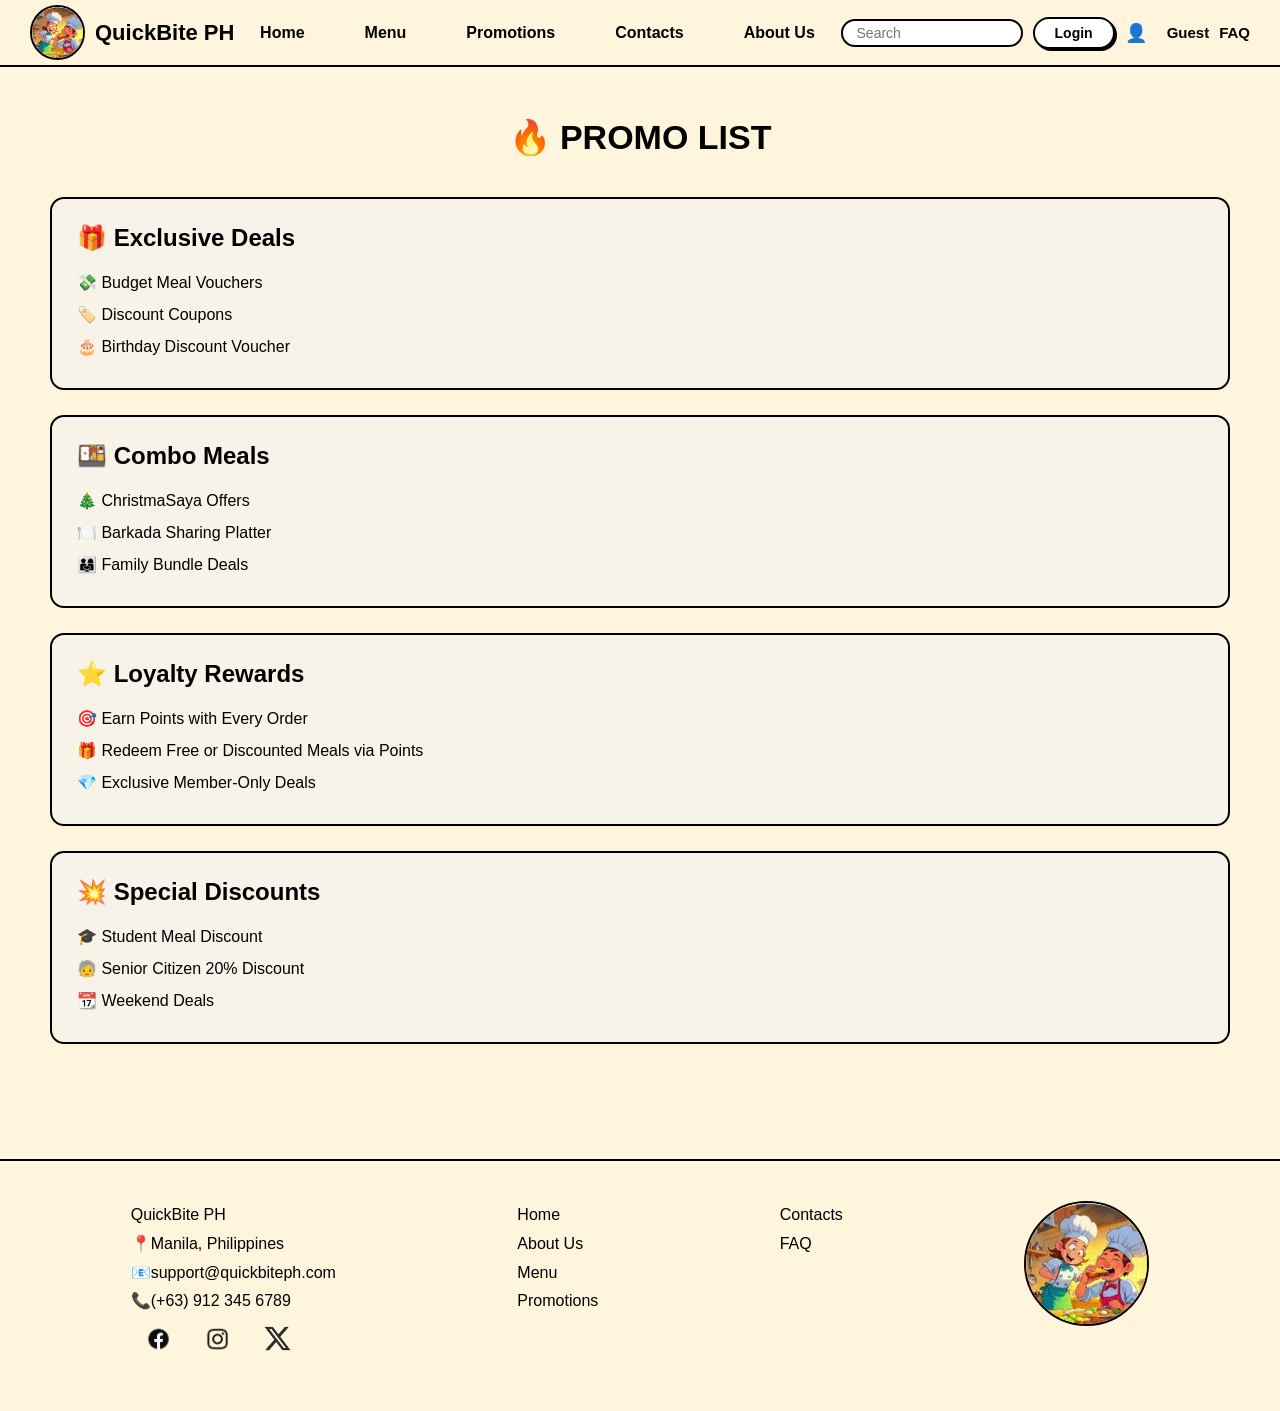
<file: promotions.html>
<!DOCTYPE html>
<html lang="en">
<head>
    <meta charset="UTF-8">
    <meta name="viewport" content="width=device-width, initial-scale=1.0">
    <title>QuickBite PH - Promotions</title>
    <link rel="stylesheet" href="style.css">

<style>
/* GLOBAL STYLES */
* {
    margin: 0;
    padding: 0;
    box-sizing: border-box;
    font-family: Arial, sans-serif;
}

html, body {
    height: 100%;
    background: #fff4dc;
}

/* NAVBAR */
.navbar {
    width: 100%;
    background: #fff4dc;
    padding: 5px 30px;
    display: flex;
    justify-content: space-between;
    align-items: center;
    border-bottom: 2px solid #000;
}

/* LEFT SIDE NAV */
.nav-left {
    display: flex;
    align-items: center;
    gap: 10px;
}

.logo-circle {
    width: 55px;
    height: 55px;
    border-radius: 50%;
    border: 2px solid black;
    overflow: hidden;
    display: flex;
    align-items: center;
    justify-content: center;
}

.logo-circle img {
    width: 100%;
    height: 100%;
    object-fit: cover;
}

.brand {
    font-size: 22px;
    font-weight: bold;
}

/* NAV LINKS */
.nav-links {
    list-style: none;
    display: flex;
    align-items: center;
    gap: 30px;
}

.nav-links li a {
    text-decoration: none;
    color: black;
    font-size: 16px;
    font-weight: 600;
    padding: 10px 15px;
    transition: 0.2s ease;
}

/* RIGHT SIDE NAV */
.nav-right {
    display: flex;
    align-items: center;
    gap: 10px;
}

.search-box {
    display: flex;
    align-items: center;
    background: #ffffff;
    padding: 4px 14px;
    border-radius: 999px;
    border: 2px solid #000;
    transition: 0.2s ease;
}

.search-box input {
    border: none;
    outline: none;
    width: 150px;
    font-size: 14px;
}

.login-btn {
      background: #ffffff;
      border: 2px solid #000;
      color: #000;
      padding: 6px 20px;
      border-radius: 20px;
      cursor: pointer;
      font-size: 14px;
      font-weight: 700;
      transition: 0.2s;
      box-shadow: 2px 2px 0px #000;
    }

.login-btn:hover {
      background: #f0f0f0;
      transform: translate(1px, 1px);
      box-shadow: 1px 1px 0px #000;
    }

/* --- UPDATED NAV ICONS & DROPDOWN CSS --- */
.nav-icons {
    position: relative; /* Needed for dropdown positioning */
    display: flex;
    align-items: center;
    gap: 15px;
    font-size: 18px;
    cursor: pointer;
}

#userName {
    font-size: 15px;
    font-weight: 700;
    cursor: pointer;
    margin-left: 5px;
}

/* This is the missing piece for the menu to appear */
.profile-dropdown {
    position: absolute;
    top: 35px;
    left: -20px;
    background: #fff;
    border: 2px solid #000;
    border-radius: 8px;
    display: none; /* Hidden by default */
    min-width: 140px;
    z-index: 1000;
    box-shadow: 0 4px 12px rgba(0,0,0,0.15);
}

.profile-dropdown ul {
    list-style: none;
    padding: 0;
    margin: 0;
}

.profile-dropdown li {
    padding: 10px;
    cursor: pointer;
    font-weight: bold;
    font-size: 14px;
    transition: background 0.2s;
    color: black;
}

.profile-dropdown li:hover {
    background: #f7f1e1;
}

/* HOVER EFFECT */
.nav-links li a:hover,
#userName:hover,
.nav-icons:hover {
    transform: scale(1.1);
}

/* ACTIVE CLICK */
.nav-links li a:active,
.login-btn:active,
.nav-icons:active,
.search-box:active {
    transform: scale(0.94);
}

/* PROMOTIONS SECTION */
.promotions-section {
    padding: 50px;
    background: #fff4dc;
}

.promo-title {
    text-align: center;
    font-size: 34px;
    margin-bottom: 40px;
    font-weight: bold;
}

.promo-category {
    background: #F7F3E9;
    border: 2px solid #000;
    border-radius: 14px;
    padding: 25px;
    margin-bottom: 25px;
    transition: 0.3s ease;
}

.promo-category:hover {
    transform: scale(1.02);
}

.promo-category h2 {
    margin-bottom: 15px;
}

.promo-category ul {
    list-style: none;
    line-height: 2;
    font-size: 16px;
}

/* FOOTER */
.footer {
    margin-top: 40px;
    padding: 40px;
    background: #fff4dc;
    display: flex;
    justify-content: space-around;
    border-top: 2px solid #000;
}

.footer-col {
    line-height: 1.8;
}

/* SOCIAL ICONS */
.social-links img {
    width: 45px;
    height: 45px;
    object-fit: contain;
    margin: 0 5px;
    transition: 0.3s;
}

.social-links img:hover {
    transform: scale(1.1);
}

.social-links a {
    text-decoration: none;
}

/* FOOTER LOGO */
.footer-logo {
    width: 125px;
    height: 125px;
    border-radius: 50%;
    border: 2px solid black;
    overflow: hidden;
    display: flex;
    justify-content: center;
    align-items: center;
}

.footer-logo img {
    width: 100%;
    height: 100%;
    object-fit: cover;
}

/* LOGIN MODAL */
.modal {
    display: none;
    position: fixed;
    top: 0;
    left: 0;
    width: 100%;
    height: 100%;
    background: rgba(0,0,0,0.55);
    justify-content: center;
    align-items: center;
    z-index: 10000;
}

.modal-content {
    width: 340px;
    background: white;
    padding: 35px;
    border-radius: 18px;
    position: relative;
    box-shadow: 0 4px 12px rgba(0,0,0,0.2);
    text-align: left;
}

/* CENTER ALIGNMENT */
.modal-logo,
.modal-content h2,
.subtitle,
.divider-or,
.disclaimer,
.signup-link {
    text-align: center;
}

/* CLOSE BUTTON */
.close-btn {
    position: absolute;
    top: 12px;
    right: 15px;
    font-size: 28px;
    font-weight: bold;
    cursor: pointer;
}

/* LOGO */
.modal-logo img {
    width: 65px;
    margin-bottom: 10px;
}

/* TEXT */
.subtitle {
    color: #444;
    margin-bottom: 20px;
    font-size: 14px;
}

/* INPUTS */
.login-form input {
    width: 100%;
    padding: 12px;
    margin-top: 4px;
    border: 1px solid #ddd;
    border-radius: 7px;
    font-size: 14px;
}

/* ERROR MESSAGE */
.error-msg {
    display: none;
    text-align: left;
    color: red;
    font-size: 11px;
    margin-top: 4px;
}

/* PASSWORD FIELD */
.password-box {
    position: relative;
}

.toggle-password {
    position: absolute;
    right: 10px;
    top: 14px;
    cursor: pointer;
}

/* FORGOT PASSWORD */
.forgot {
    display: block;
    text-align: center;
    font-size: 13px;
    color: #0066ff;
    margin: 8px 0 15px;
    cursor: pointer;
}

/* LOGIN BUTTON */
.login-btn-modal {
    width: 100%;
    padding: 12px;
    border-radius: 8px;
    border: none;
    background: #e3e3e3;
    color: #8a8a8a;
    font-weight: bold;
    cursor: not-allowed;
    margin-bottom: 15px;
}

.login-btn-modal.active {
    background: #000 !important;
    color: #fff !important;
    cursor: pointer !important;
}

/* OR DIVIDER */
.divider-or {
    margin: 18px 0;
    font-weight: bold;
}

/* FACEBOOK BUTTON */
.facebook-btn {
    width: 100%;
    padding: 12px;
    background: #1877F2;
    color: #fff;
    border: none;
    border-radius: 8px;
    margin-bottom: 12px;
    cursor: pointer;
    font-weight: bold;
}

/* GUEST BUTTON */
.guest-btn {
    width: 100%;
    padding: 12px;
    background: #e0e0e0;
    border: 1px solid #b5b5b5;
    border-radius: 8px;
    cursor: pointer;
    color: #333;
    font-weight: bold;
}

/* DISCLAIMER */
.disclaimer {
    margin-top: 10px;
    font-size: 14px;
    color: #666;
}

.disclaimer a {
    color: black;
    font-weight: bold;
    text-decoration: underline;
}

/* SIGN UP */
.signup-link {
    margin-top: 8px;
    font-size: 14px;
    color: #0066ff;
    cursor: pointer;
    text-decoration: underline;
}
</style>
</head>
<body>

    <nav class="navbar">
        <div class="nav-left">
            <div class="logo-circle">
               <img src="assets/images/Logo/logo.jpg" alt="QuickBite PH Logo">
            </div>
            <div class="brand">QuickBite PH</div>
        </div>

        <ul class="nav-links">
            <li><a href="index.html">Home</a></li>
            <li><a href="menu.html">Menu</a></li>
            <li><a href="promotions.html" class="active">Promotions</a></li>
            <li><a href="contacts.html">Contacts</a></li>
            <li><a href="about_us.html">About Us</a></li>
        </ul>

        <div class="nav-right">
            <div class="search-box">
                <input type="text" placeholder="Search">
            </div>
            
            <button class="login-btn">Login</button>
            
            <div class="nav-icons">
                👤 <span id="userName">Guest</span>
                <div class="profile-dropdown" id="profileDropdown">
                    <ul>
                        <li id="myProfile">My Profile</li>
                        <li id="Orders">Orders</li>
                        <li id="logoutBtn">Sign Out</li>
                    </ul>
                </div>
            </div>
            
            <a href="faq.html" style="text-decoration: none; color: black; font-weight: bold; font-size: 15px;">FAQ</a>
        </div>
    </nav>

    <section class="promotions-section">
        <h1 class="promo-title">🔥 PROMO LIST</h1>

        <div class="promo-category">
            <h2>🎁 Exclusive Deals</h2>
            <ul>
                <li>💸 Budget Meal Vouchers</li>
                <li>🏷️ Discount Coupons</li>
                <li>🎂 Birthday Discount Voucher</li>
            </ul>
        </div>

        <div class="promo-category">
            <h2>🍱 Combo Meals</h2>
            <ul>
                <li>🎄 ChristmaSaya Offers</li>
                <li>🍽️ Barkada Sharing Platter</li>
                <li>👨‍👩‍👧 Family Bundle Deals</li>
            </ul>
        </div>

        <div class="promo-category">
            <h2>⭐ Loyalty Rewards</h2>
            <ul>
                <li>🎯 Earn Points with Every Order</li>
                <li>🎁 Redeem Free or Discounted Meals via Points</li>
                <li>💎 Exclusive Member-Only Deals</li>
            </ul>
        </div>

        <div class="promo-category">
            <h2>💥 Special Discounts</h2>
            <ul>
                <li>🎓 Student Meal Discount</li>
                <li>🧓 Senior Citizen 20% Discount</li>
                <li>📆 Weekend Deals</li>
            </ul>
        </div>
    </section>

    <footer class="footer">
        <div class="footer-col">
            <p> QuickBite PH </p>
            <p>📍Manila, Philippines</p>
            <p>📧support@quickbiteph.com</p>
            <p>📞(+63) 912 345 6789</p>

            <div class="social-links">
                <a href="https://www.facebook.com/elijahart0" target="_blank">
                    <img src="assets/images/facebook.png" alt="Facebook Icon" onerror="this.src='image/facebook.png'">
                </a>
                <a href="https://www.instagram.com/elijah_art0724/" target="_blank">
                    <img src="assets/images/instagram.png" alt="Instagram Icon" onerror="this.src='image/instagram.png'">
                </a>
                <a href="https://x.com/elijah_hart0" target="_blank">
                    <img src="assets/images/twitter.png" alt="Twitter Icon" onerror="this.src='image/twitter.png'">
                </a>
            </div>
        </div>

        <div class="footer-col">
            <p><a href="index.html" style="text-decoration: none; color: inherit;">Home</a></p>
            <p><a href="about_us.html" style="text-decoration: none; color: inherit;">About Us</a></p>
            <p><a href="menu.html" style="text-decoration: none; color: inherit;">Menu</a></p>
            <p><a href="promotions.html" style="text-decoration: none; color: inherit;">Promotions</a></p>
        </div>
        
        <div class="footer-col">
           <p><a href="contacts.html" style="text-decoration: none; color: inherit;">Contacts</a></p>
           <p><a href="faq.html" style="text-decoration: none; color: inherit;">FAQ</a></p>
        </div>

        <div class="footer-logo">
            <img src="assets/images/Logo/logo.jpg" alt="QuickBite PH Logo">
        </div>
    </footer>

    <div id="loginModal" class="modal">
        <div class="modal-content">

            <span class="close-btn">&times;</span>

            <div class="modal-logo">
               <img src="assets/images/Logo/logo.jpg" alt="QuickBite PH Logo">
            </div>

            <h2>Welcome Back!</h2>
            <p class="subtitle">Sign in to your account.</p>

            <form class="login-form">

                <div class="input-group">
                    <input type="text" id="emailInput" placeholder="Email">
                    <span class="error-msg" id="emailError"> This field cannot be blank.</span>
                </div>

                <div class="input-group password-box">
                    <input type="password" id="passwordInput" placeholder="Password">
                    <span class="toggle-password">👁️</span>
                </div>

                <a href="#" class="forgot">Forgot your Password?</a>

                <button type="button" class="login-btn-modal">Log In</button>

                <div class="divider-or"><span>OR</span></div>

                <button type="button" class="facebook-btn">Log in with Facebook</button>
                <button type="button" class="guest-btn" id="guestBtn">Continue as Guest</button>

            </form>

            <p class="disclaimer">
                By continuing, you agree to our updated 
                <a href="#">Terms & Conditions</a> and 
                <a href="#">Privacy Policy</a>.
            </p>
            <p class="signup-link">Sign Up Here!</p>

        </div>
    </div>
    
    <script>
    document.addEventListener("DOMContentLoaded", () => {
        
        // 1. ELEMENTS
        const searchBox = document.querySelector(".search-box input");
        const loginBtnNavbar = document.querySelector(".login-btn");
        const loginModal = document.getElementById("loginModal");
        const closeBtn = document.querySelector(".close-btn");
        const emailInput = document.getElementById("emailInput");
        const emailError = document.getElementById("emailError");
        const passwordInput = document.getElementById("passwordInput");
        const togglePassword = document.querySelector(".toggle-password");
        const loginButton = document.querySelector(".login-btn-modal");
        const userNameDisplay = document.getElementById("userName");
        const guestBtn = document.getElementById("guestBtn");
        const profileDropdown = document.getElementById("profileDropdown");
        const logoutBtn = document.getElementById("logoutBtn");

        // 2. SEARCH BOX ANIMATION
        if(searchBox) {
            searchBox.addEventListener("focus", () => searchBox.style.background = "#fff");
            searchBox.addEventListener("blur", () => searchBox.style.background = "transparent");
        }

        // 3. RESET FORM HELPER
        function resetLoginForm() {
            emailInput.value = "";
            passwordInput.value = "";
            emailError.style.display = "none";
            loginButton.classList.remove("active");
        }

        // 4. MODAL TRIGGERS
        loginBtnNavbar.addEventListener("click", () => {
            resetLoginForm();
            loginModal.style.display = "flex";
        });
        closeBtn.addEventListener("click", () => loginModal.style.display = "none");
        window.addEventListener("click", (e) => {
            if (e.target === loginModal) loginModal.style.display = "none";
        });

        // 5. VALIDATION & PASSWORD TOGGLE
        if(emailInput && emailError) {
            emailInput.addEventListener("blur", () => {
                emailError.style.display = emailInput.value.trim() === "" ? "block" : "none";
            });
        }

        togglePassword.addEventListener("click", () => {
            passwordInput.type = passwordInput.type === "password" ? "text" : "password";
        });

        function updateLoginButton() {
            if (emailInput.value.trim() !== "" && passwordInput.value.trim() !== "") {
                loginButton.classList.add("active");
            } else {
                loginButton.classList.remove("active");
            }
        }
        emailInput.addEventListener("input", updateLoginButton);
        passwordInput.addEventListener("input", updateLoginButton);

        // 6. SESSION & NAVBAR LOGIC (Crucial Part)
        function updateNavbar(user) {
            if (!user || user.role === "guest") {
                userNameDisplay.textContent = "Guest";
                loginBtnNavbar.style.display = "inline-block";
            } else {
                userNameDisplay.textContent = user.name;
                loginBtnNavbar.style.display = "none";
            }
        }

        // LOGIN CLICK
        loginButton.addEventListener("click", () => {
            const email = emailInput.value.trim();
            if (email && passwordInput.value.trim()) {
                let name = email.split("@")[0];
                name = name.charAt(0).toUpperCase() + name.slice(1);
                
                const user = { name, role: "user" };
                localStorage.setItem("quickbiteUser", JSON.stringify(user));
                
                updateNavbar(user);
                loginModal.style.display = "none";
            }
        });

        // GUEST CLICK
        guestBtn.addEventListener("click", () => {
            const user = { name: "Guest", role: "guest" };
            localStorage.setItem("quickbiteUser", JSON.stringify(user));
            updateNavbar(user);
            loginModal.style.display = "none";
        });

        // DROPDOWN TOGGLE
        userNameDisplay.addEventListener("click", () => {
            const user = JSON.parse(localStorage.getItem("quickbiteUser"));
            if (user && user.role === "user") {
                profileDropdown.style.display = profileDropdown.style.display === "block" ? "none" : "block";
            }
        });

        // LOGOUT CLICK
        logoutBtn.addEventListener("click", () => {
            localStorage.removeItem("quickbiteUser");
            updateNavbar(null);
            profileDropdown.style.display = "none";
        });

        // 7. INITIAL CHECK
        const savedUser = JSON.parse(localStorage.getItem("quickbiteUser"));
        updateNavbar(savedUser);
    });
    </script>
</body>

</html>
</file>
<file: style.css>
style.css
/* GLOBAL STYLES */
* {
    margin: 0;
    padding: 0;
    box-sizing: border-box;
    font-family: Arial, sans-serif;
}

html, body {
    height: 100%;
    background: #fff4dc; 
    margin: 0;
    padding: 0;
}

/* NAVBAR */
.navbar {
    width: 100%;
    background: #fff4dc;  
    padding: 5px 30px;
    display: flex;
    justify-content: space-between;
    align-items: center;
    border-bottom: 2px solid #3b2a1a;
}

/* LEFT SIDE NAV */
.nav-left {
    display: flex;
    align-items: center;
    gap: 10px;
}

.logo-circle {
    width: 55px;
    height: 55px;
    border-radius: 50%;
    border: 2px solid black;
    overflow: hidden;
    display: flex;
    align-items: center;
    justify-content: center;
}

.logo-circle img {
    width: 100%;
    height: 100%;
    object-fit: cover;
}

.brand {
    font-size: 22px;
    font-weight: bold;
}

/* NAV LINKS */
.nav-links {
    list-style: none;
    display: flex;
    align-items: center;
    gap: 30px;   
}
    
.nav-links li a {
    text-decoration: none;
    color: black;
    font-size: 16px;
    font-weight: 600;
    transition: 0.2s ease;
    padding: 10px 15px;
}

/* RIGHT SIDE NAV */
.nav-right {
    display: flex;
    align-items: center;
    gap: 10px;
}

.search-box {
    display: flex;
    align-items: center;
    background: #ffffff;
    padding: 4px 14px;
    border-radius: 999px;
    border: 2px solid #000;
    transition: 0.2s ease;
}

.search-box input {
    border: none;
    outline: none;
    width: 150px;
    font-size: 14px;
}

.login-btn {
    background: white; 
    border: 2px solid #000; 
    border-radius: 999px; 
    padding: 5px 18px;
    font-size: 14px;
    font-weight: bold;
    cursor: pointer;
    transition: 0.2s ease; 
}

.login-btn:hover {
    background: #f7f1e1; 
    color: #333; 
}


.nav-icons {
    display: flex;
    align-items: center;
    gap: 15px;
    font-size: 18px;
    transition: 0.2s ease;
    cursor: pointer;
}

.nav-right span {
    font-size: 15px;
    font-weight: 700;
    cursor: pointer;
    transition: 0.2s ease;
}

/* HOVER EFFECT */
.nav-links li a:hover,
.nav-right span:hover,
.nav-icons:hover {
    color: #444;
    transform: scale(1.1); 
}

/* ACTIVE CLICK */
.nav-links li a:active,
.login-btn:active,
.nav-right span:active,
.nav-icons:active,
.search-box:active {
    transform: scale(0.94);
}

.search-box:hover {
    transform: scale(1.05);
    background: #fff;
}

/* HERO SECTION */
.hero {
    width: 100%;
    min-height: 360px;
    background: url("assets/images/background.jpg") no-repeat center center;
    background-size: cover;
    display: flex;
    justify-content: center;
    align-items: center;
    padding: 85px 0;
}

/* HERO TEXT */
.hero-text {
    text-align: center;
    color: #fff;
    max-width: 700px;
    padding: 25px;
    background: none;
    border-radius: 0;
    box-shadow: none;
}

/* TEXT STYLING */
.hero-text h1 {
    font-size: 50px;
    margin-bottom: 20px;
    text-shadow: 2px 2px 6px rgba(0,0,0,0.6);
}

.hero-text p {
    font-size: 30px;
    line-height: 1.6;
    margin-bottom: 25px;
    text-shadow: 2px 2px 6px rgba(0,0,0,0.6);
}

.order-now {
    padding: 12px 30px;
    border-radius: 25px;
    border: 1px solid #fff;
    background: rgba(255,255,255,0.85);
    font-size: 16px;
    cursor: pointer;
    transition: 0.3s;
}

.order-now:hover {
    background: #fff;
    transform: scale(1.05);
}

.hero-image {
    display: none;
}

/* DIVIDER */
.divider {
    border-top: 2px solid #000;
    margin: 0;
    background: #d3d3d3;
}

/* MENU SECTION */
.menu-header,
.menu-subheader,
.menu-grid,
.filipino-text {
    background: #f7f1e1 !important;
    margin: 0 !important;
    padding: 0 !important;
}

.menu-header {
    padding-top: 10px !important;
}

.menu-header h2 {
    text-align: center;
    font-size: 32px;
    font-weight: bold;
    color: #333;
}

.menu-subheader {
    padding: 5px 0 15px 0 !important;
}

.menu-subheader h3 {
    text-align: center;
    margin-bottom: 25px;
    font-style: italic;
    font-size: 18px;
    font-weight: bold;
    color: #333;
}

.menu-grid {
    display: flex;
    justify-content: center;
    gap: 25px;
    align-items: stretch;
}

.menu-item {
    width: 200px;
    display: flex;
    flex-direction: column;
    align-items: center;
    cursor: pointer;
}

.menu-box {
    width: 200px;
    height: 150px;
    background: #D9D9D9; 
    border-radius: 10px;
    border: 2px solid black; 
    margin-bottom: 10px;
    overflow: hidden;
    display: flex;
    justify-content: center;
    align-items: center;
    transition: transform 2s, background-color 2s; 
    transform-style: preserve-3d; 
}

.menu-box img {
    width: 100%;
    height: 100%;
    object-fit: cover;
    transition: transform 2s; 
}

.menu-item:hover .menu-box {
    transform: rotateY(360deg); 
    background-color: transparent; 
}

.menu-item:hover .menu-box img {
    transform: rotateY(360deg); 
}

.category-btn {
    width: 100%;
    padding: 10px 0;
    background: #EFEFEF;
    border: 2px solid #000;
    border-radius: 8px;
    cursor: pointer;
    font-size: 16px;
    color: #333;
    transition: 0.2s ease;
}

.category-btn:hover {
    background: #fff4dc; 
    transform: scale(1.05);
}

.filipino-text {
    text-align: center;
    font-size: 16px;
    font-weight: bold;
    color: #333;
    border-bottom: 2px solid #000 !important;
    padding-bottom: 15px !important;
}

/* REWARDS SECTION */
.rewards-section {
    margin-top: 40px;
    display: flex;
    justify-content: center;
    align-items: center;
    background: #fff4dc;
    padding: 30px 0;
}

.rewards-pill.small {
    max-width: 900px;
    width: 100%;
    padding: 30px;
    border-radius: 25px;
    border: 2px solid #000;
    background: #F7F3E9;

    display: grid;
    grid-template-columns: 1fr 140px 1fr;
    align-items: center;
    column-gap: 25px;
}

.rewards-left {
    display: flex;
    justify-content: center;
    align-items: center;
    text-align: center;
}

.rewards-title {
    font-size: 22px;
    font-weight: bold;
}

/* IMAGE */
.rewards-middle {
    display: flex;
    justify-content: center;
}

.image-box {
    width: 140px;
    height: 140px;
    border-radius: 50%;
    border: 2px solid #000;
    overflow: hidden;
    display: flex;
    justify-content: center;
    align-items: center;
}

.image-box img {
    width: 100%;
    height: 100%;
    object-fit: cover;
}

.rewards-right {
    max-width: 260px;
    text-align: center;
    margin: 0 auto;
}

.rewards-text {
    font-size: 14px;
    margin-bottom: 14px;
}

/* BUTTONS */
.reward-links {
    display: flex;
    justify-content: center;
    gap: 16px;
}

.reward-links a {
    display: inline-flex;
    align-items: center;
    justify-content: center;
    background-color: #F6E7C9;   
    color: #000;
    font-size: 15px;
    font-weight: 500;
    padding: 10px 28px;
    border-radius: 999px;
    border: none;
    text-decoration: none;
    line-height: 1;
    cursor: pointer;
    transition: background-color 0.2s ease;
}

.reward-links a:hover {
    background-color: #ffffff;
    color: #000;
}

/* SOCIAL ICONS */
.social-links img {
    width: 45px;
    height: 45px;
    object-fit: contain;
    margin: 0 5px;
    transition: 0.3s;
}

.social-links img:hover {
    transform: scale(1.1);
}

.social-links a {
    text-decoration: none;  
}

/* FOOTER */
.footer {
    margin-top: 40px;
    padding: 40px;
    background: #fff4dc;
    display: flex;
    justify-content: space-around;
    border-top: 2px solid #000;
}

.footer-col {
    line-height: 1.8;
}

.footer-logo {
    width: 125px;
    height: 125px;
    border-radius: 50%;
    border: 2px solid black;
    overflow: hidden;
    display: flex;
    justify-content: center;
    align-items: center;
}

.footer-logo img {
    width: 100%;
    height: 100%;
    object-fit: cover;
}

/* LOGIN MODAL */
.modal {
    display: none;
    position: fixed;
    top: 0;
    left: 0;
    width: 100%;
    height: 100%;
    background: rgba(0,0,0,0.55);
    justify-content: center;
    align-items: center;
    z-index: 10000;
}

.modal-content {
    width: 340px;
    background: white;
    padding: 35px;
    border-radius: 18px;
    position: relative;
    box-shadow: 0 4px 12px rgba(0,0,0,0.2);
    text-align: left;
}

.modal-logo,
.modal-content h2,
.subtitle,
.divider-or,
.disclaimer,
.signup-link {
    text-align: center;
}

.close-btn {
    position: absolute;
    top: 12px;
    right: 15px;
    font-size: 28px;
    font-weight: bold;
    cursor: pointer;
}

.modal-logo img {
    width: 65px;
    margin-bottom: 10px;
}

.subtitle {
    color: #444;
    margin-bottom: 20px;
    font-size: 14px;
}

.login-form input {
    width: 100%;
    padding: 12px;
    margin-top: 4px;
    border: 1px solid #ddd;
    border-radius: 7px;
    font-size: 14px;
}

.error-msg {
    display: none;
    text-align: left;
    color: red;
    font-size: 11px;
    margin-top: 4px;
}

.password-box {
    position: relative;
}

.toggle-password {
    position: absolute;
    right: 10px;
    top: 14px;
    cursor: pointer;
}

.forgot {
    display: block;
    text-align: center;
    font-size: 13px;
    color: #0066ff;
    margin: 8px 0 15px;
    cursor: pointer;
}

.login-btn-modal {
    width: 100%;
    padding: 12px;
    border-radius: 8px;
    border: none;
    background: #e3e3e3;
    color: #8a8a8a;
    font-weight: bold;
    cursor: not-allowed;
    margin-bottom: 15px;
}

.login-btn-modal.active {
    background: #000 !important;
    color: #fff !important;
    cursor: pointer !important;
}

.divider-or {
    margin: 18px 0;
    font-weight: bold;
}

.facebook-btn {
    width: 100%;
    padding: 12px;
    background: #1877F2;
    color: #fff;
    border: none;
    border-radius: 8px;
    margin-bottom: 12px;
    cursor: pointer;
    font-weight: bold;
}

.guest-btn {
    width: 100%;
    padding: 12px;
    background: #e0e0e0;
    border: 1px solid #b5b5b5;
    border-radius: 8px;
    cursor: pointer;
    color: #333;
    font-weight: bold;
}

.disclaimer {
    margin-top: 10px;
    font-size: 14px;
    color: #666;
}

.disclaimer a {
    color: black;
    font-weight: bold;
    text-decoration: underline;
}

.signup-link {
    margin-top: 8px;
    font-size: 14px;
    color: #0066ff;
    text-align: center;
    cursor: pointer;
    text-decoration: underline;
}
</file>
